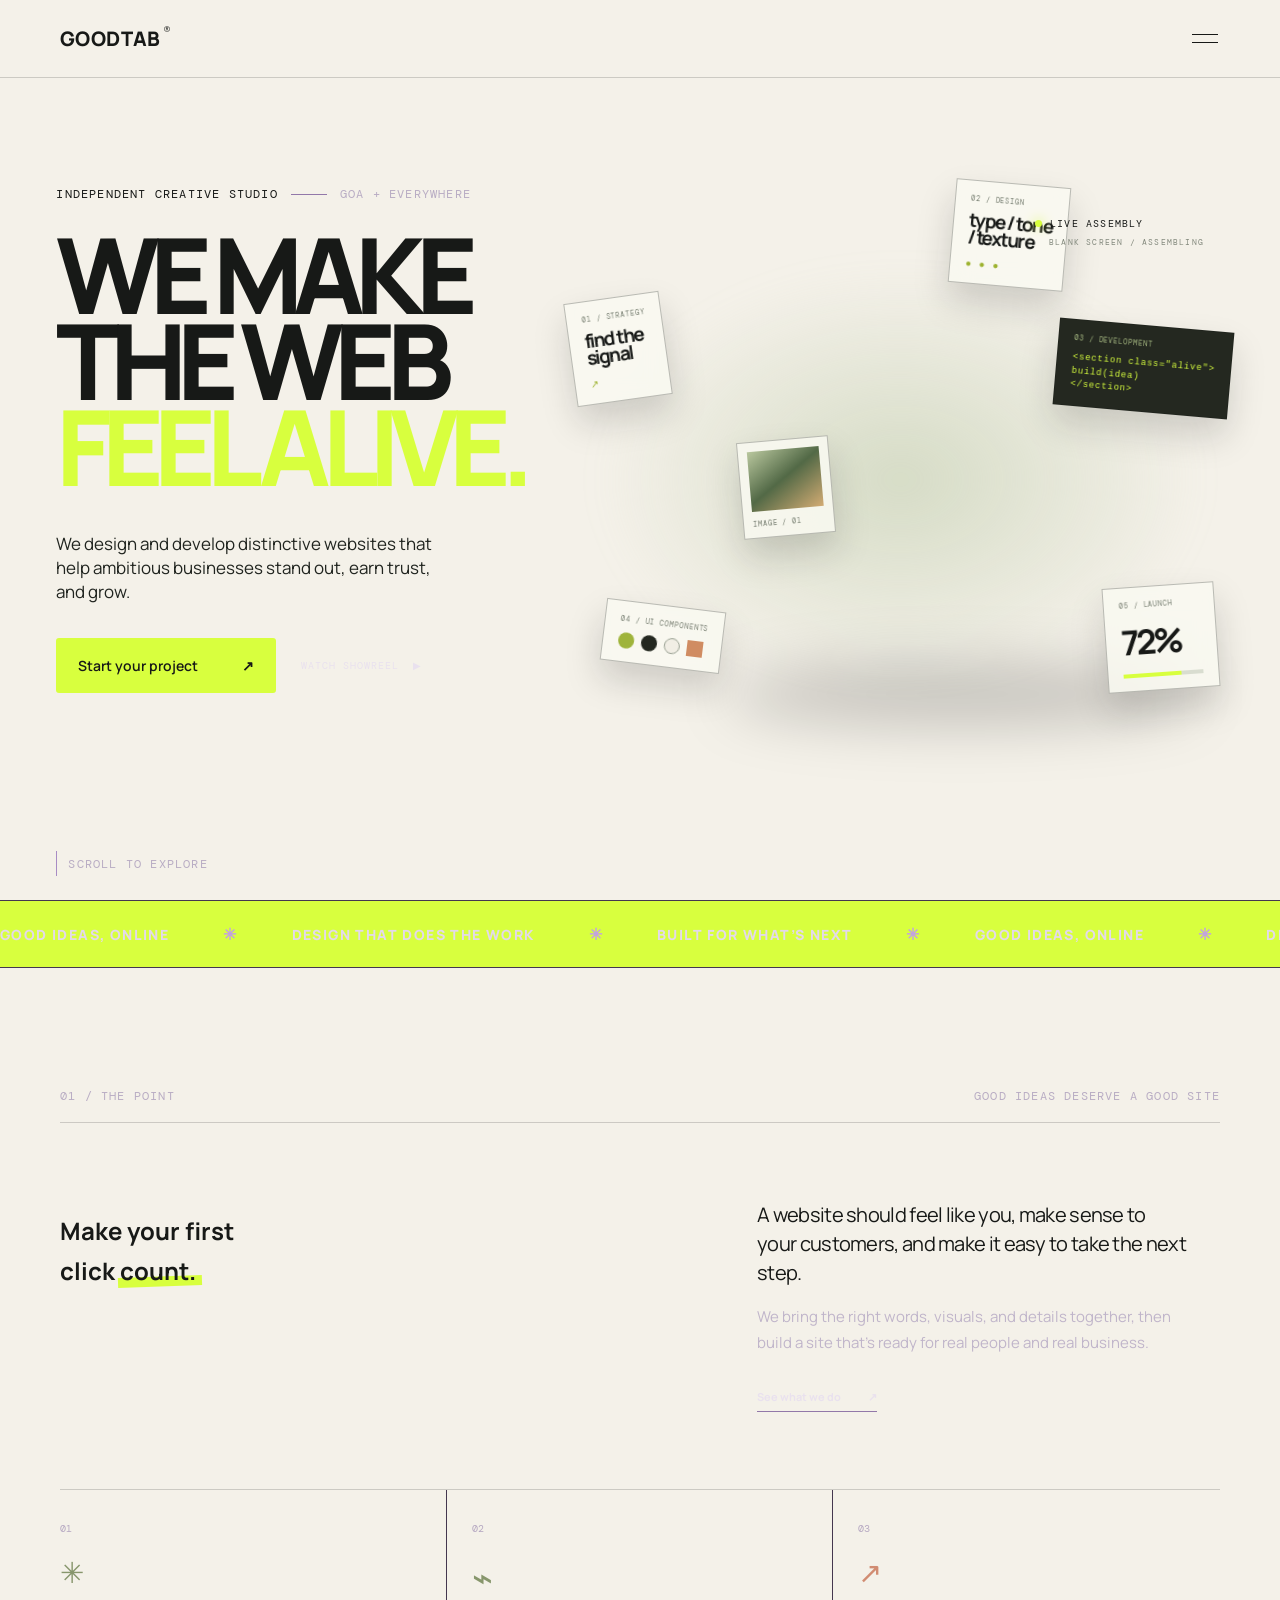
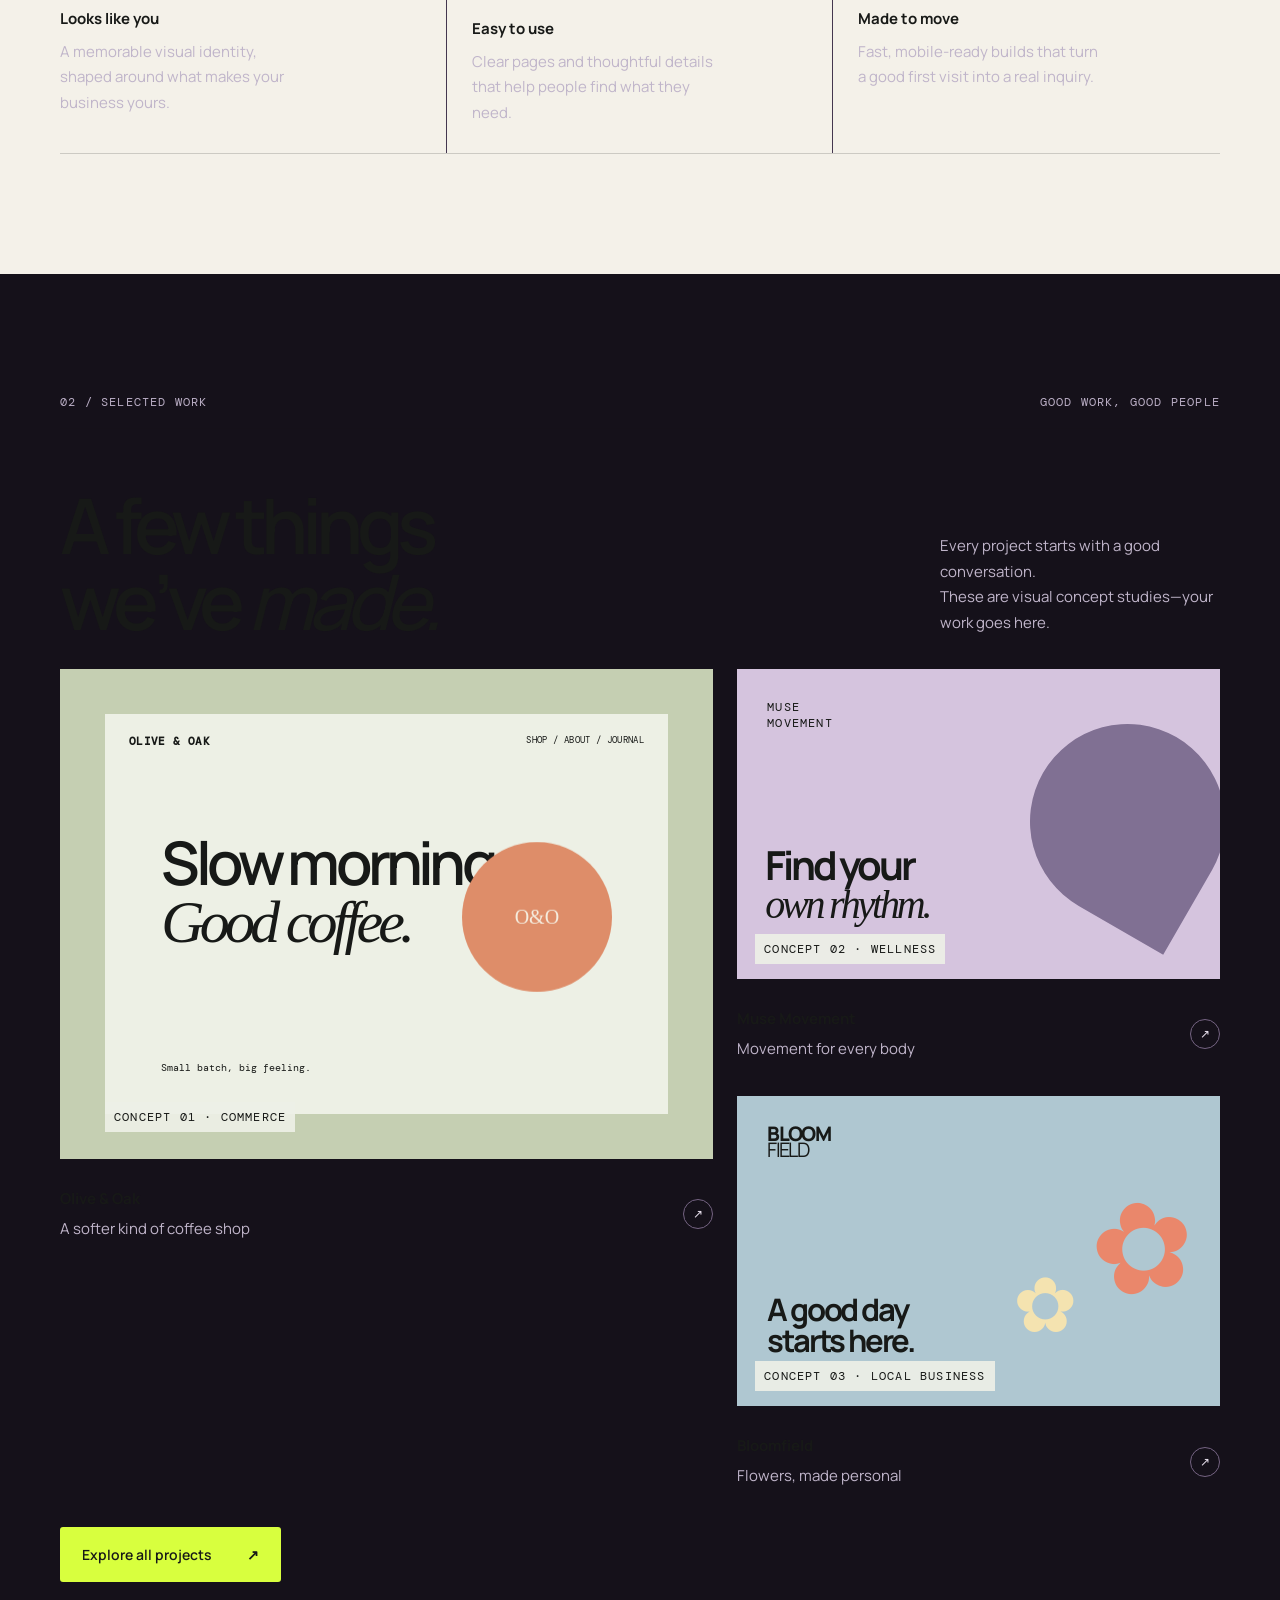
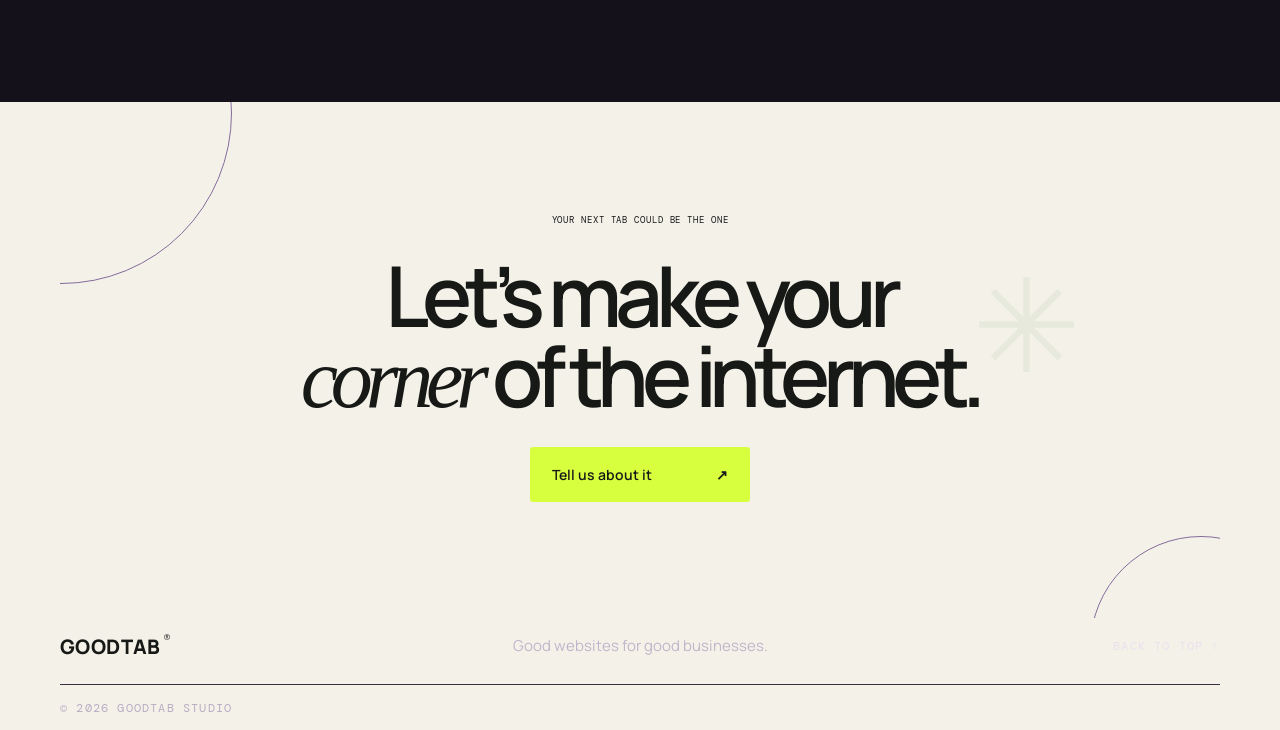
<file: GoodTab/index.html>
<!doctype html>
<html lang="en">
  <head><meta charset="utf-8"/><meta name="viewport" content="width=device-width,initial-scale=1"/><meta name="theme-color" content="#100d14"/><meta name="description" content="Goodtab builds thoughtful websites for ambitious small businesses."/><title>Goodtab — Websites that get your business</title><link rel="preconnect" href="https://fonts.googleapis.com"/><link rel="preconnect" href="https://fonts.gstatic.com" crossorigin/><link href="https://fonts.googleapis.com/css2?family=DM+Mono:wght@400;500&family=Manrope:wght@400;500;600;700;800&display=swap" rel="stylesheet"/><link rel="stylesheet" href="styles.css"/><link rel="stylesheet" href="home-motion.css"/><script src="script.js" defer></script><script src="hero-3d.js" defer></script></head>
  <body id="top" class="home-page">
    <div class="announcement"><span class="pulse"></span> Independent web studio · Taking on new projects</div>
    <header class="site-header"><a class="wordmark" href="index.html">goodtab<span>®</span></a><button class="menu-toggle" aria-label="Open navigation" aria-expanded="false"><i></i><i></i></button><nav class="nav-links" aria-label="Main navigation"><a aria-current="page" href="index.html">Home</a><a href="work.html">Work</a><a href="services.html">Services</a><a href="about.html">About</a><a class="nav-cta" href="contact.html">Let’s talk <span>↗</span></a></nav></header>
    <main>
      <section class="hero shell home-hero"><div class="hero-copy"><p class="eyebrow"><span>INDEPENDENT CREATIVE STUDIO</span><span class="eyebrow-line"></span><span>GOA + EVERYWHERE</span></p><h1>WE MAKE<br/>THE WEB<br/><span class="highlight">FEEL ALIVE.</span></h1><div class="hero-bottom"><p class="hero-lede">We design and develop distinctive websites that help ambitious businesses stand out, earn trust, and grow.</p><div class="hero-actions"><a class="button button-dark" href="contact.html">Start your project <span>↗</span></a><a class="text-link" href="#intro">Watch showreel <span>▶</span></a></div></div></div><div class="hero-art hero-3d" aria-label="A three-dimensional laptop assembling a website"><canvas id="goodtab-hero-canvas"></canvas><div class="hero-panel panel-strategy"><small>01 / STRATEGY</small><b>find the<br/>signal</b><i>↗</i></div><div class="hero-panel panel-design"><small>02 / DESIGN</small><b>type / tone<br/>/ texture</b><em>● ● ●</em></div><div class="hero-panel panel-dev"><small>03 / DEVELOPMENT</small><code>&lt;section class="alive"&gt;</code><code>  build(idea)</code><code>&lt;/section&gt;</code></div><div class="hero-panel panel-launch"><small>05 / LAUNCH</small><b>72%</b><span><i></i></span></div><div class="hero-panel panel-ui"><small>04 / UI COMPONENTS</small><div><i></i><i></i><i></i><i></i></div></div><div class="hero-panel panel-photo"><span></span><small>IMAGE / 01</small></div><div class="hero-status"><span class="pulse"></span><span>LIVE ASSEMBLY</span><small id="hero-assembly-status">BLANK SCREEN / ASSEMBLING</small></div></div><a class="hero-scroll" href="#intro"><span class="scroll-line"></span>SCROLL TO EXPLORE</a></section>
      <section class="ticker"><div class="ticker-track"><span>GOOD IDEAS, ONLINE</span><b>✳</b><span>DESIGN THAT DOES THE WORK</span><b>✳</b><span>BUILT FOR WHAT’S NEXT</span><b>✳</b><span>GOOD IDEAS, ONLINE</span><b>✳</b><span>DESIGN THAT DOES THE WORK</span></div></section>
      <section class="section-pad shell" id="intro"><div class="section-label"><span>01 / THE POINT</span><span>GOOD IDEAS DESERVE A GOOD SITE</span></div><div class="intro-grid"><h2>Make your first<br/>click <span>count.</span></h2><div class="intro-text"><p class="large-copy">A website should feel like you, make sense to your customers, and make it easy to take the next step.</p><p>We bring the right words, visuals, and details together, then build a site that’s ready for real people and real business.</p><a href="services.html" class="under-link">See what we do <span>↗</span></a></div></div><div class="value-grid"><article class="value-card"><span class="card-number">01</span><div class="value-icon">✳</div><h3>Looks like you</h3><p>A memorable visual identity, shaped around what makes your business yours.</p></article><article class="value-card"><span class="card-number">02</span><div class="value-icon icon-lines">⌁</div><h3>Easy to use</h3><p>Clear pages and thoughtful details that help people find what they need.</p></article><article class="value-card"><span class="card-number">03</span><div class="value-icon icon-arrow">↗</div><h3>Made to move</h3><p>Fast, mobile-ready builds that turn a good first visit into a real inquiry.</p></article></div></section>
      <section class="work-section section-pad"><div class="shell"><div class="section-label"><span>02 / SELECTED WORK</span><span>GOOD WORK, GOOD PEOPLE</span></div><div class="work-heading"><h2>A few things<br/>we’ve <span>made.</span></h2><p>Every project starts with a good conversation.<br/>These are visual concept studies—your work goes here.</p></div><div class="project-grid"><article class="project project-large"><div class="project-visual visual-sage"><div class="project-window"><div class="mini-nav"><b>OLIVE &amp; OAK</b><span>SHOP / ABOUT / JOURNAL</span></div><div class="olive-title">Slow mornings.<br/><i>Good coffee.</i></div><div class="olive-circle">O&amp;O</div><div class="olive-note">Small batch, big feeling.</div></div><span class="project-tag">CONCEPT 01 · COMMERCE</span></div><div class="project-meta"><div><h3>Olive &amp; Oak</h3><p>A softer kind of coffee shop</p></div><span class="project-arrow">↗</span></div></article><article class="project"><div class="project-visual visual-lilac"><div class="muse-top">MUSE<br/>MOVEMENT</div><div class="muse-shape"></div><div class="muse-copy">Find your<br/><i>own rhythm.</i></div><span class="project-tag">CONCEPT 02 · WELLNESS</span></div><div class="project-meta"><div><h3>Muse Movement</h3><p>Movement for every body</p></div><span class="project-arrow">↗</span></div></article><article class="project"><div class="project-visual visual-blue"><div class="bloom-label">BLOOM<br/><span>FIELD</span></div><div class="flower flower-a">✿</div><div class="flower flower-b">✿</div><div class="bloom-copy">A good day<br/>starts here.</div><span class="project-tag">CONCEPT 03 · LOCAL BUSINESS</span></div><div class="project-meta"><div><h3>Bloomfield</h3><p>Flowers, made personal</p></div><span class="project-arrow">↗</span></div></article></div><a class="button button-dark view-all" href="work.html">Explore all projects <span>↗</span></a></div></section>
      <section class="home-cta shell" id="home-cta"><p class="eyebrow">YOUR NEXT TAB COULD BE THE ONE</p><h2>Let’s make your<br/><em>corner</em> of the internet.</h2><a class="button button-dark" href="contact.html">Tell us about it <span>↗</span></a><div class="cta-spark">✳</div></section>
    </main>
    <a class="floating-cta" href="contact.html"><span>HAVE A PROJECT?</span>Let’s talk <b>↗</b></a>
    <footer class="footer shell"><a class="wordmark" href="index.html">goodtab<span>®</span></a><p>Good websites for good businesses.</p><a href="#top" class="back-top">BACK TO TOP ↑</a><small>© <span data-year></span> GOODTAB STUDIO</small></footer>
  </body>
</html>
</file>
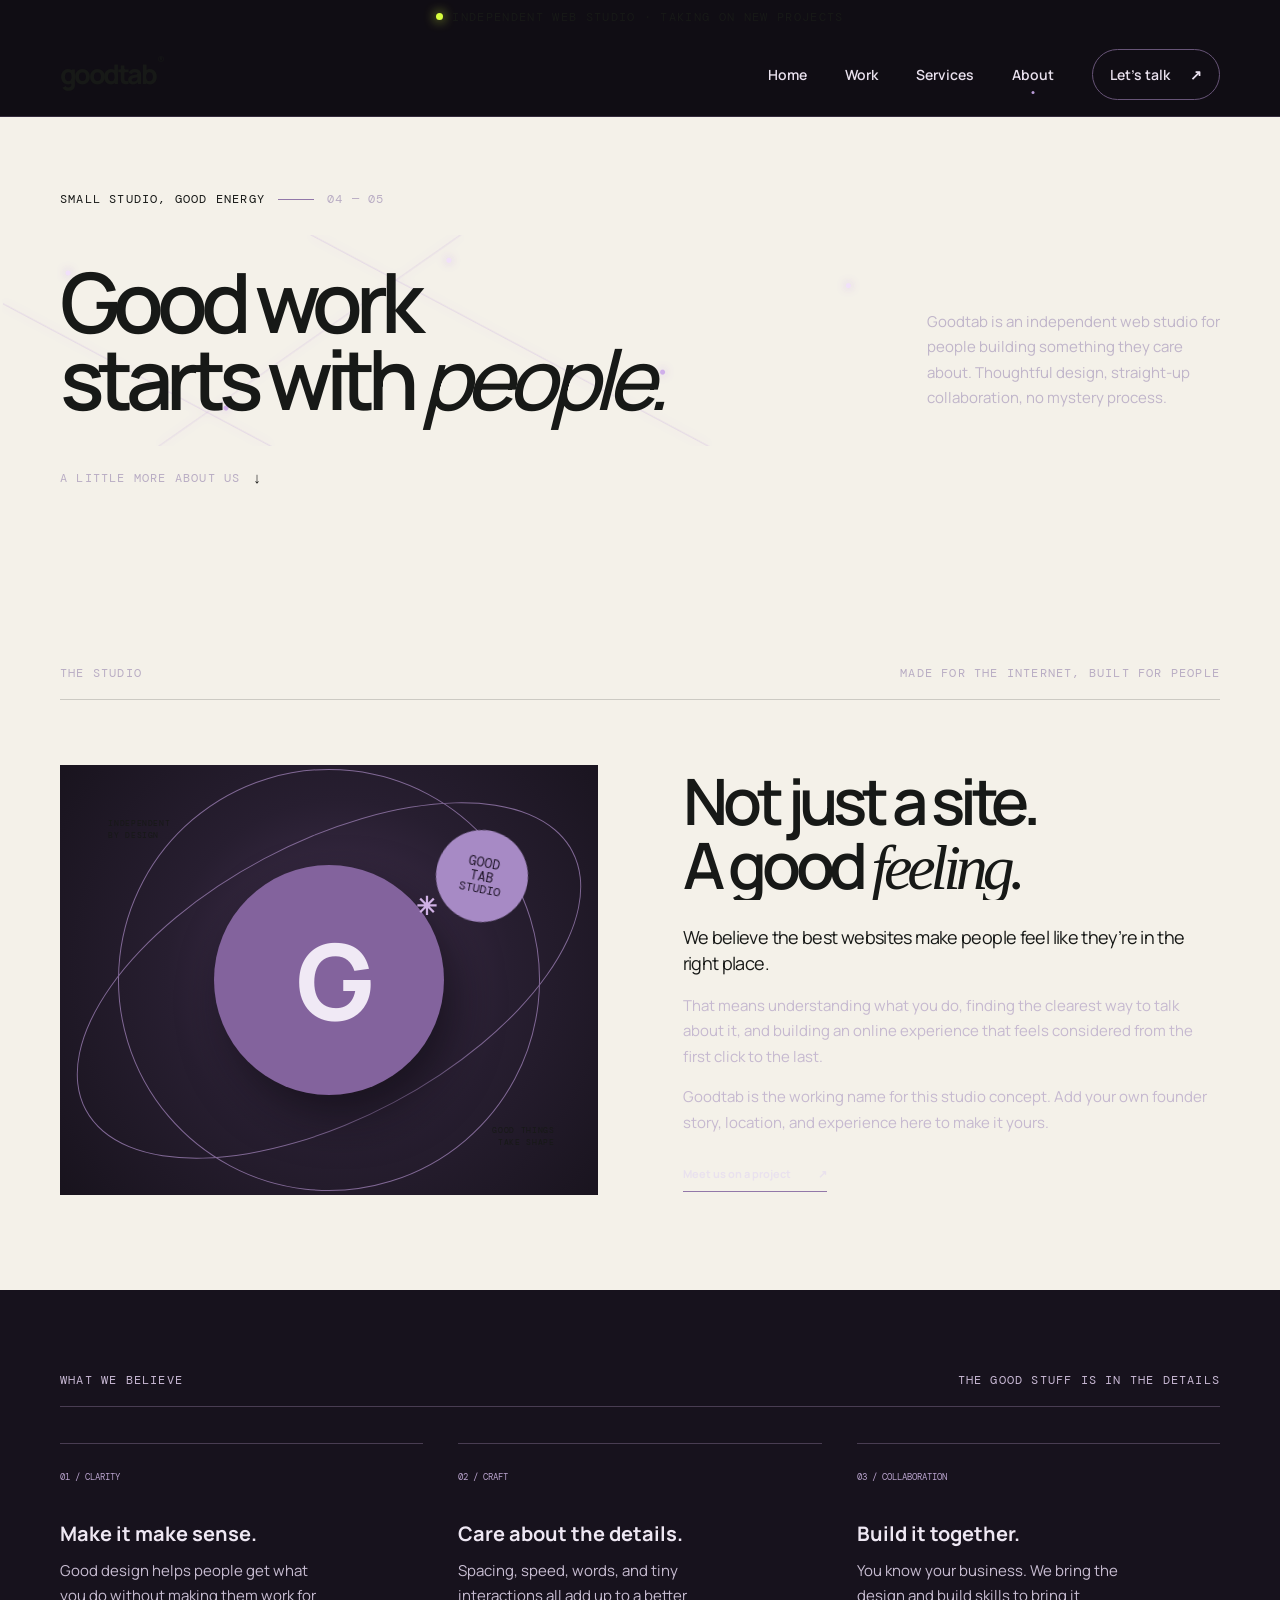
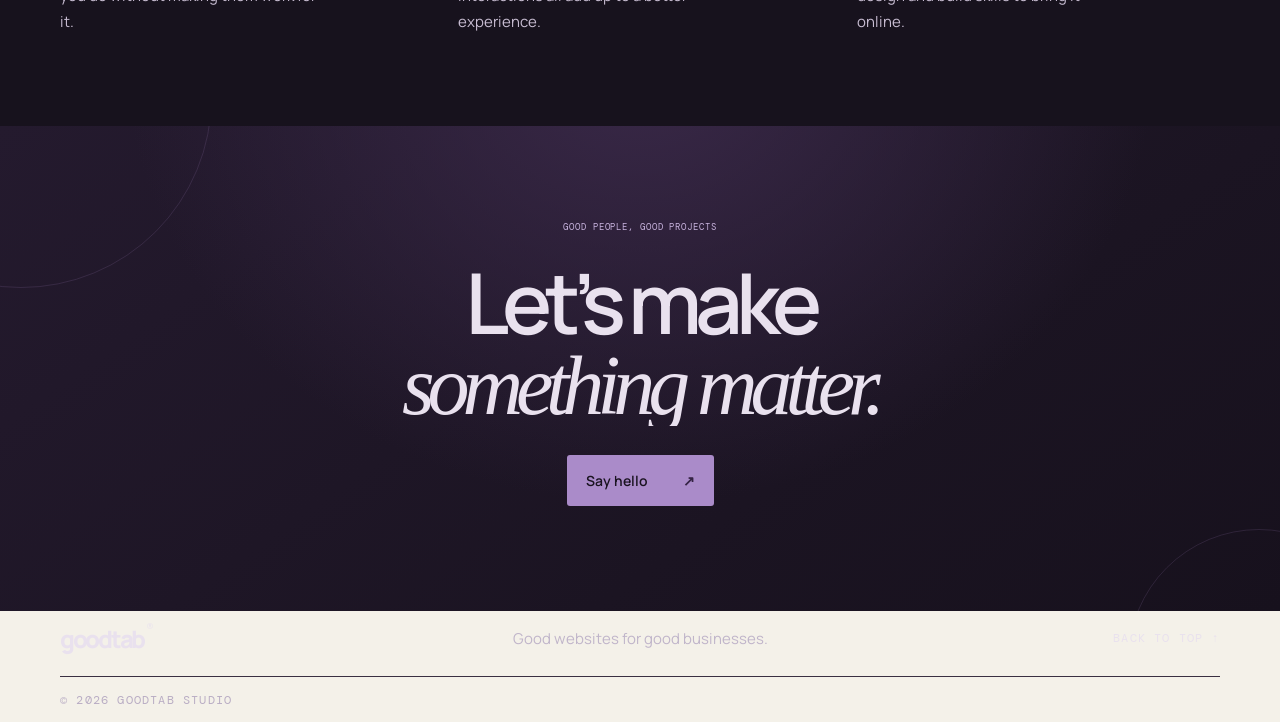
<file: GoodTab/about.html>
<!doctype html><html lang="en"><head><meta charset="utf-8"/><meta name="viewport" content="width=device-width,initial-scale=1"/><meta name="theme-color" content="#100d14"/><meta name="description" content="Meet Goodtab, an independent website studio for small businesses."/><title>About — Goodtab</title><link rel="preconnect" href="https://fonts.googleapis.com"/><link rel="preconnect" href="https://fonts.gstatic.com" crossorigin/><link href="https://fonts.googleapis.com/css2?family=DM+Mono:wght@400;500&family=Manrope:wght@400;500;600;700;800&display=swap" rel="stylesheet"/><link rel="stylesheet" href="styles.css"/><script src="script.js" defer></script></head><body id="top" class="about-page"><div class="announcement"><span class="pulse"></span> Independent web studio · Taking on new projects</div><header class="site-header"><a class="wordmark" href="index.html">goodtab<span>®</span></a><button class="menu-toggle" aria-label="Open navigation" aria-expanded="false"><i></i><i></i></button><nav class="nav-links"><a href="index.html">Home</a><a href="work.html">Work</a><a href="services.html">Services</a><a aria-current="page" href="about.html">About</a><a class="nav-cta" href="contact.html">Let’s talk <span>↗</span></a></nav></header><main><section class="page-hero shell"><p class="eyebrow"><span>SMALL STUDIO, GOOD ENERGY</span><span class="eyebrow-line"></span><span>04 — 05</span></p><div class="page-hero-row"><h1>Good work<br/>starts with <em>people.</em></h1><p>Goodtab is an independent web studio for people building something they care about. Thoughtful design, straight-up collaboration, no mystery process.</p></div><a href="#story" class="scroll-cue">A LITTLE MORE ABOUT US <span>↓</span></a></section><section class="about-story section-pad shell" id="story"><div class="section-label"><span>THE STUDIO</span><span>MADE FOR THE INTERNET, BUILT FOR PEOPLE</span></div><div class="about-grid"><div class="about-art"><div class="about-art-circle">G<span>✳</span></div><div class="about-note note-top">INDEPENDENT<br/>BY DESIGN</div><div class="about-note note-bottom">GOOD THINGS<br/>TAKE SHAPE</div><div class="about-stamp">GOOD<br/>TAB<br/><small>STUDIO</small></div></div><div class="about-copy"><h2>Not just a site.<br/>A good <em>feeling.</em></h2><p class="large-copy">We believe the best websites make people feel like they’re in the right place.</p><p>That means understanding what you do, finding the clearest way to talk about it, and building an online experience that feels considered from the first click to the last.</p><p>Goodtab is the working name for this studio concept. Add your own founder story, location, and experience here to make it yours.</p><a class="under-link" href="contact.html">Meet us on a project <span>↗</span></a></div></div></section><section class="about-values"><div class="shell"><div class="section-label"><span>WHAT WE BELIEVE</span><span>THE GOOD STUFF IS IN THE DETAILS</span></div><div class="belief-grid"><article><span>01 / CLARITY</span><h3>Make it make sense.</h3><p>Good design helps people get what you do without making them work for it.</p></article><article><span>02 / CRAFT</span><h3>Care about the details.</h3><p>Spacing, speed, words, and tiny interactions all add up to a better experience.</p></article><article><span>03 / COLLABORATION</span><h3>Build it together.</h3><p>You know your business. We bring the design and build skills to bring it online.</p></article></div></div></section><section class="center-cta"><p class="eyebrow">GOOD PEOPLE, GOOD PROJECTS</p><h2>Let’s make<br/><em>something matter.</em></h2><a class="button button-dark" href="contact.html">Say hello <span>↗</span></a></section></main><footer class="footer shell"><a class="wordmark" href="index.html">goodtab<span>®</span></a><p>Good websites for good businesses.</p><a href="#top" class="back-top">BACK TO TOP ↑</a><small>© <span data-year></span> GOODTAB STUDIO</small></footer></body></html>
</file>
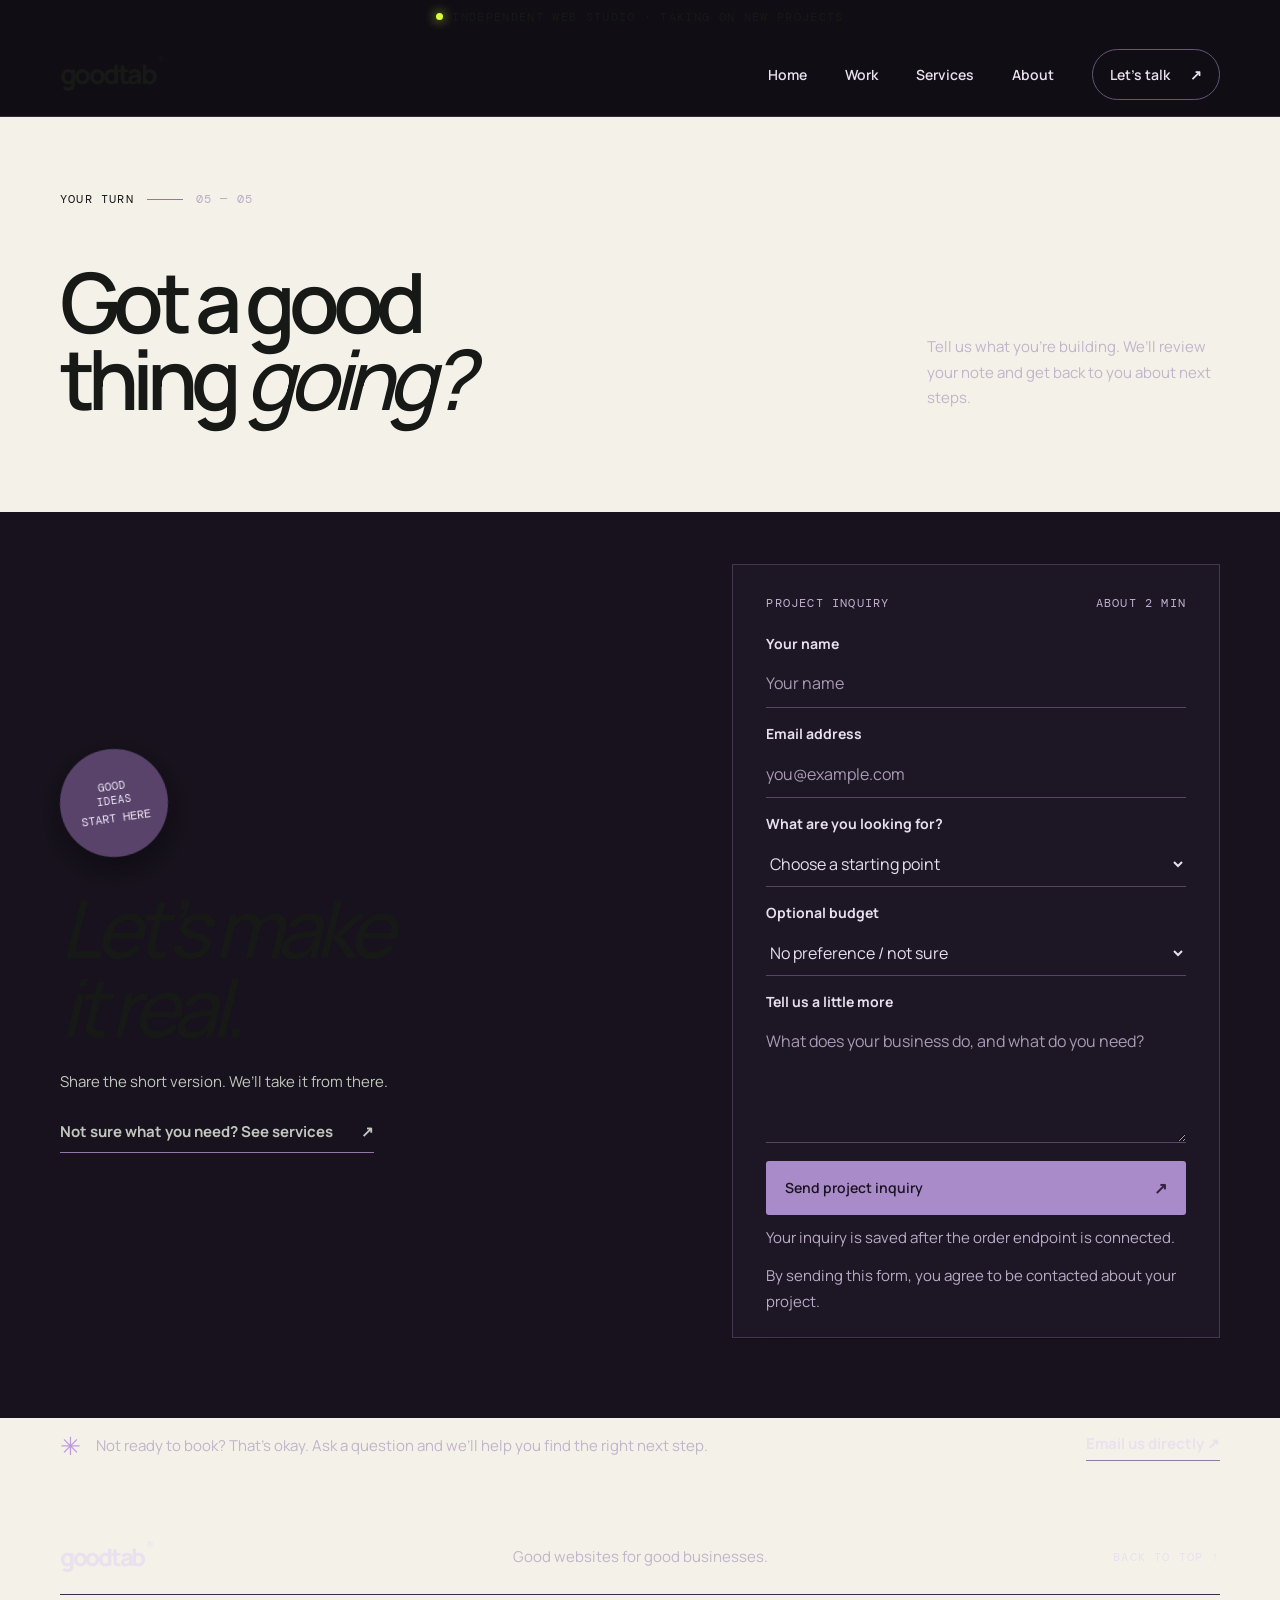
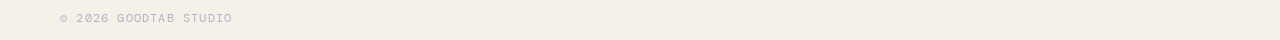
<file: GoodTab/contact.html>
<!doctype html><html lang="en"><head><meta charset="utf-8"/><meta name="viewport" content="width=device-width,initial-scale=1"/><meta name="theme-color" content="#100d14"/><meta name="description" content="Tell Goodtab about your website project."/><title>Start a Project — Goodtab</title><link rel="preconnect" href="https://fonts.googleapis.com"/><link rel="preconnect" href="https://fonts.gstatic.com" crossorigin/><link href="https://fonts.googleapis.com/css2?family=DM+Mono:wght@400;500&family=Manrope:wght@400;500;600;700;800&display=swap" rel="stylesheet"/><link rel="stylesheet" href="styles.css"/><script src="script.js" defer></script></head><body id="top" class="contact-page"><div class="announcement"><span class="pulse"></span> Independent web studio · Taking on new projects</div><header class="site-header"><a class="wordmark" href="index.html">goodtab<span>®</span></a><button class="menu-toggle" aria-label="Open navigation" aria-expanded="false"><i></i><i></i></button><nav class="nav-links"><a href="index.html">Home</a><a href="work.html">Work</a><a href="services.html">Services</a><a href="about.html">About</a><a aria-current="page" class="nav-cta" href="contact.html">Let’s talk <span>↗</span></a></nav></header><main><section class="page-hero shell contact-page-hero"><p class="eyebrow"><span>YOUR TURN</span><span class="eyebrow-line"></span><span>05 — 05</span></p><div class="page-hero-row"><h1>Got a good<br/>thing <em>going?</em></h1><p>Tell us what you’re building. We’ll review your note and get back to you about next steps.</p></div></section><section class="contact-section contact-page-contact"><div class="shell contact-grid"><div class="contact-copy"><div class="contact-bubble">GOOD<br/>IDEAS<br/><span>START HERE</span></div><h2>Let’s make<br/>it <span>real.</span></h2><p>Share the short version. We’ll take it from there.</p><a href="services.html" class="under-link">Not sure what you need? See services <span>↗</span></a></div><form class="order-form" id="order-form"><div class="form-head"><span>PROJECT INQUIRY</span><span>ABOUT 2 MIN</span></div><label>Your name<input name="name" autocomplete="name" placeholder="Your name" required/></label><label>Email address<input name="email" type="email" autocomplete="email" placeholder="you@example.com" required/></label><label>What are you looking for?<select name="package" id="package-select" required><option value="" disabled selected>Choose a starting point</option><option>Landing page</option><option>Business website — $2,400</option><option>Custom build</option></select></label><label>Optional budget<select name="budget"><option value="" selected>No preference / not sure</option><option>Under $1,000</option><option>$1,000–$2,500</option><option>$2,500–$5,000</option><option>$5,000+</option></select></label><label>Tell us a little more<textarea name="details" rows="4" placeholder="What does your business do, and what do you need?" required></textarea></label><button class="button button-lime" type="submit">Send project inquiry <span>↗</span></button><p class="form-feedback" id="form-feedback" role="status">Your inquiry is saved after the order endpoint is connected.</p><p class="form-fine">By sending this form, you agree to be contacted about your project.</p></form></div></section><section class="contact-reassurance shell"><span>✳</span><p>Not ready to book? That’s okay. Ask a question and we’ll help you find the right next step.</p><a href="mailto:liamjeromefernandes@gmail.com">Email us directly ↗</a></section></main><footer class="footer shell"><a class="wordmark" href="index.html">goodtab<span>®</span></a><p>Good websites for good businesses.</p><a href="#top" class="back-top">BACK TO TOP ↑</a><small>© <span data-year></span> GOODTAB STUDIO</small></footer></body></html>
</file>
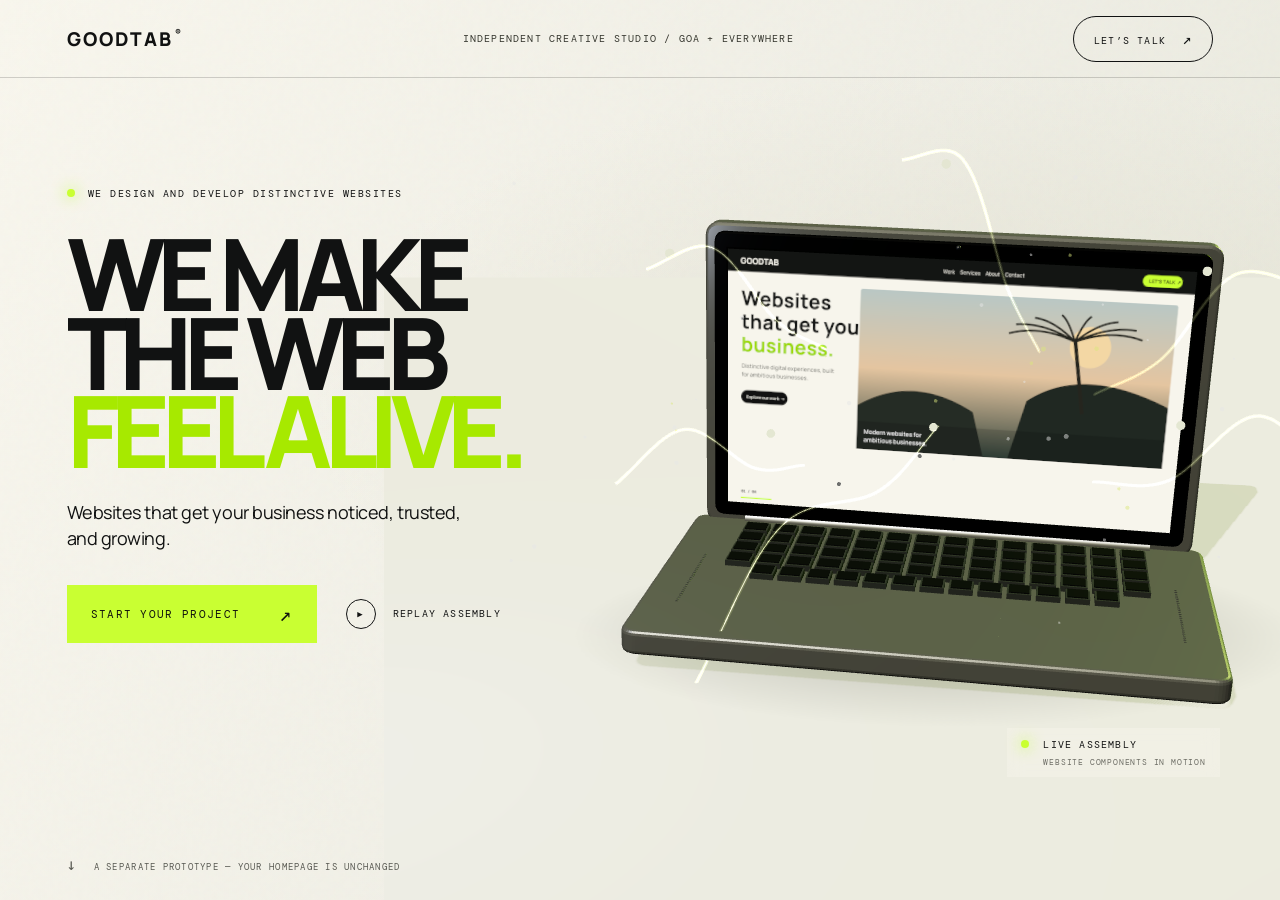
<file: GoodTab/hero-prototype.html>
<!doctype html>
<html lang="en">
<head>
<meta charset="utf-8">
<meta name="viewport" content="width=device-width,initial-scale=1">
<meta name="theme-color" content="#f4f2e9">
<meta name="description" content="An isolated GOODTAB 3D laptop hero prototype.">
<title>GOODTAB — 3D Hero Prototype</title>
<link rel="preconnect" href="https://fonts.googleapis.com">
<link rel="preconnect" href="https://fonts.gstatic.com" crossorigin>
<link href="https://fonts.googleapis.com/css2?family=DM+Mono:wght@400;500&family=Manrope:wght@400;500;600;700;800&display=swap" rel="stylesheet">
<link rel="stylesheet" href="hero-prototype.css">
<script>
  window.addEventListener("error", function (event) {
    var box = document.getElementById("scene-error");
    if (!box) return;
    var message = event.message || (event.target && event.target.src ? "Could not load " + event.target.src : "A prototype script failed.");
    var detail = event.error && event.error.stack ? String(event.error.stack).split("\\n").slice(0, 3).join(" / ") : (event.filename ? event.filename + ":" + event.lineno + ":" + event.colno : "");
    box.textContent = "3D scene error: " + message + (detail ? " — " + detail : "");
    box.hidden = false;
  }, true);
  window.addEventListener("unhandledrejection", function (event) {
    var box = document.getElementById("scene-error");
    if (!box) return;
    box.textContent = "3D scene error: " + String(event.reason || "Unhandled promise rejection");
    box.hidden = false;
  });
  window.addEventListener("load", function () {
    window.setTimeout(function () {
      var loading = document.getElementById("loading");
      var box = document.getElementById("scene-error");
      if (loading && !loading.hidden && box) {
        box.textContent = "3D scene did not start. Check the local Three.js bundle and WebGL support.";
        box.hidden = false;
      }
    }, 5000);
  });
</script>
<script src="prototype/vendor/three.min.js" defer></script>
<script src="hero-prototype.js" defer></script>
</head>
<body>
<main class="prototype">
  <header class="prototype-nav">
    <a class="brand" href="index.html" aria-label="GOODTAB home">GOODTAB<sup>®</sup></a>
    <span class="nav-note">INDEPENDENT CREATIVE STUDIO / GOA + EVERYWHERE</span>
    <a class="nav-link" href="contact.html">LET’S TALK <span>↗</span></a>
  </header>
  <section class="hero" aria-label="GOODTAB 3D laptop hero prototype">
    <div class="copy">
      <p class="eyebrow"><i></i> WE DESIGN AND DEVELOP DISTINCTIVE WEBSITES</p>
      <h1>WE MAKE<br>THE WEB<br><span>FEEL ALIVE.</span></h1>
      <p class="lede">Websites that get your business noticed, trusted, and growing.</p>
      <div class="actions">
        <a class="cta" href="contact.html">START YOUR PROJECT <span>↗</span></a>
        <button class="replay" type="button"><i>▶</i> REPLAY ASSEMBLY</button>
      </div>
      <p class="disclaimer">ISOLATED 3D HERO STUDY <b>·</b> NOT YET ON THE HOMEPAGE</p>
    </div>
    <div class="scene-wrap">
      <canvas id="scene" aria-label="Three-dimensional laptop scene with floating website panels"></canvas>
      <div class="scene-status"><i></i><span>LIVE ASSEMBLY</span><small>WEBSITE COMPONENTS IN MOTION</small></div>
      <div class="scene-loading" id="loading">PREPARING THE SCENE…</div>
      <div class="scene-error" id="scene-error" hidden>3D scene failed to initialize. Please reload this preview.</div>
    </div>
    <div class="scroll-note"><span>↓</span> A SEPARATE PROTOTYPE — YOUR HOMEPAGE IS UNCHANGED</div>
  </section>
</main>
</body>
</html>
</file>
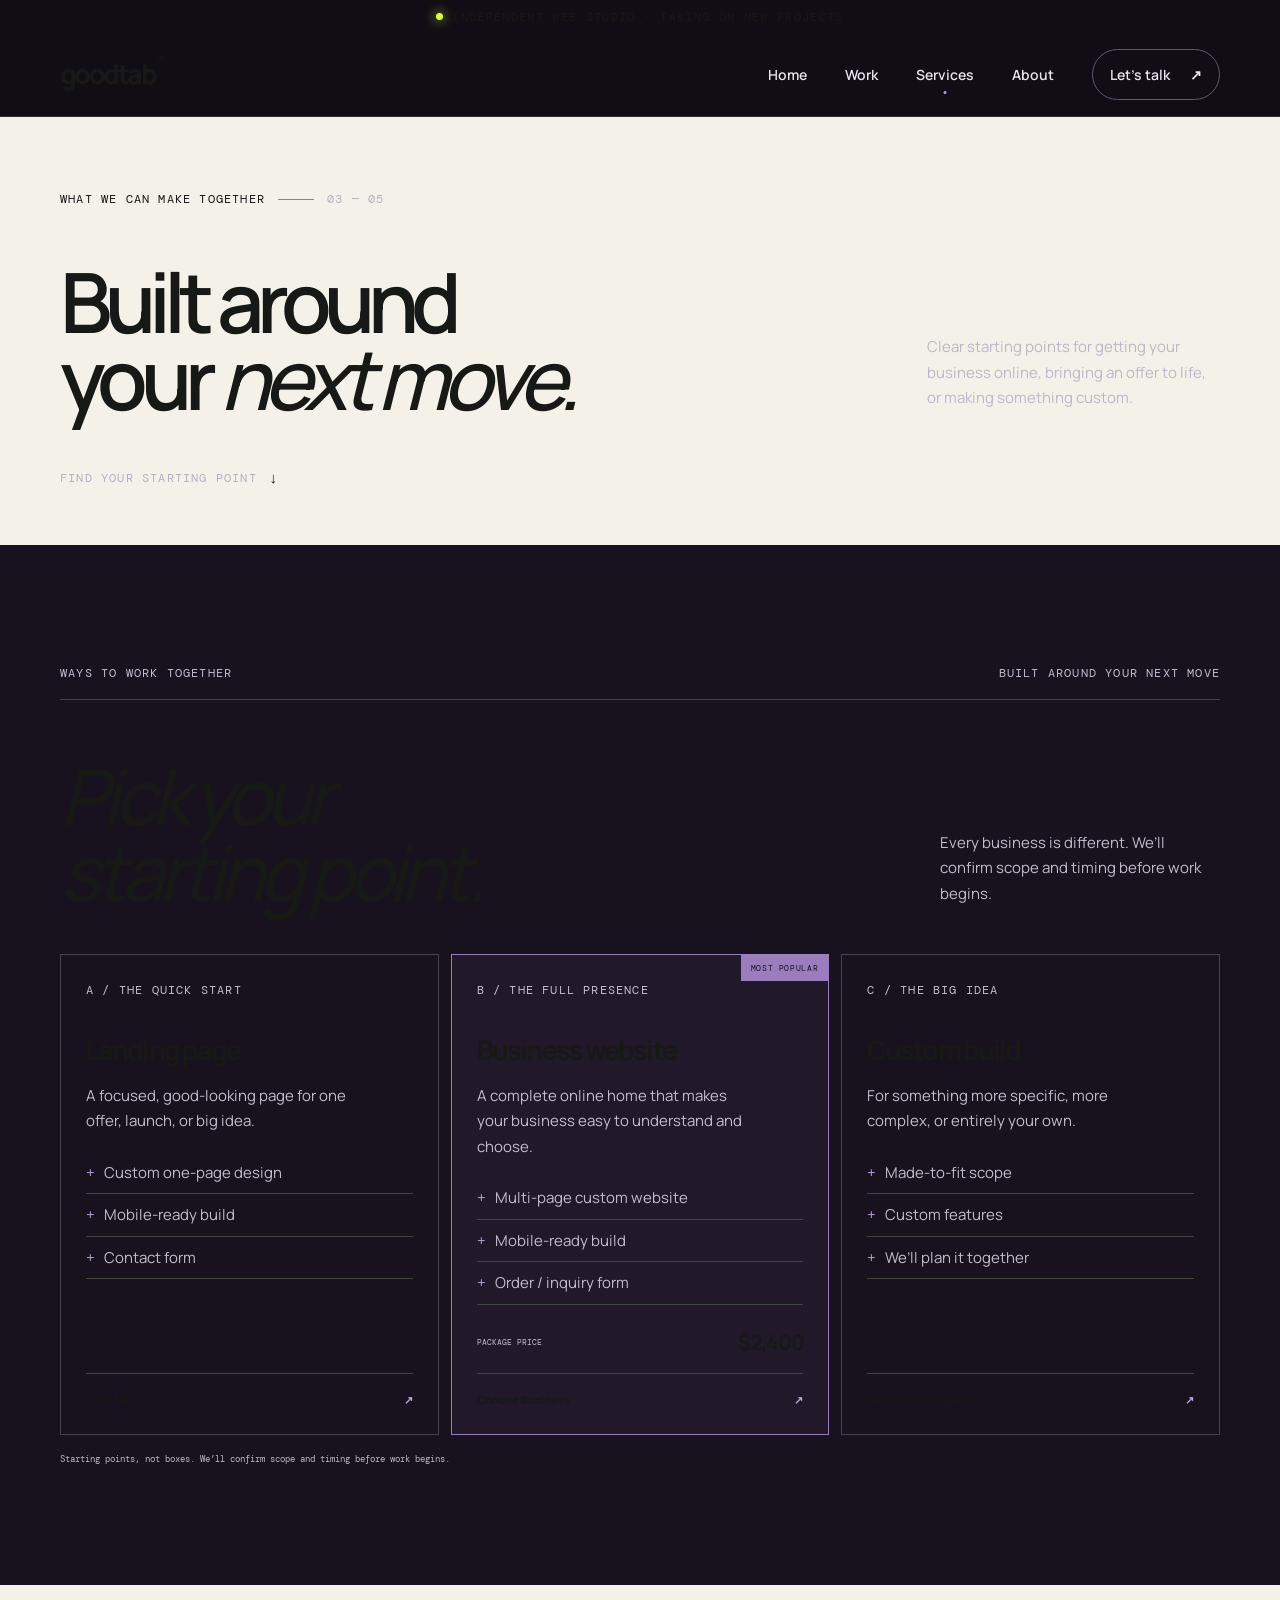
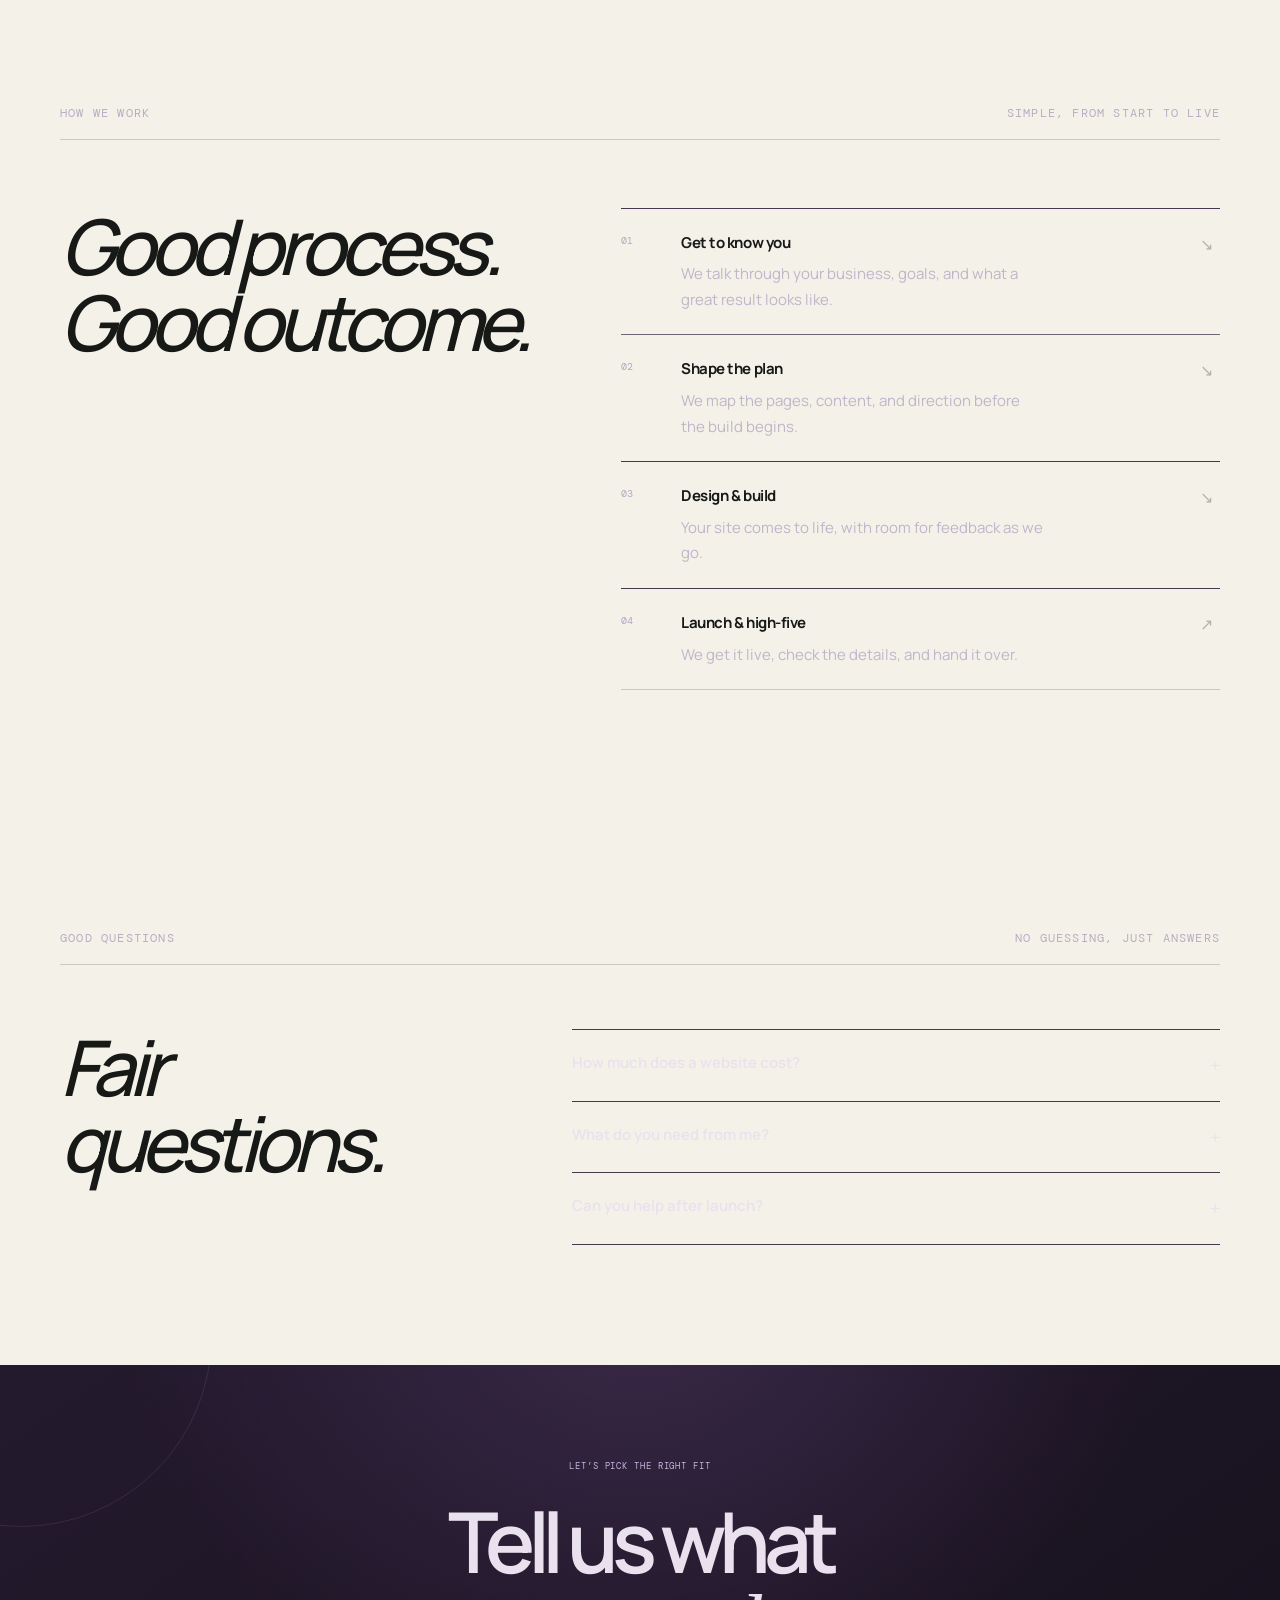
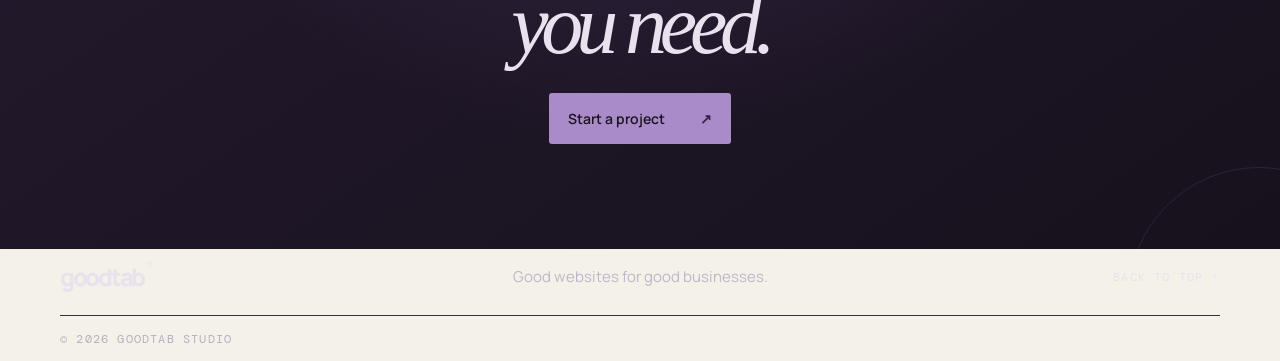
<file: GoodTab/services.html>
<!doctype html><html lang="en"><head><meta charset="utf-8"/><meta name="viewport" content="width=device-width,initial-scale=1"/><meta name="theme-color" content="#100d14"/><meta name="description" content="Website design and development packages from Goodtab."/><title>Services — Goodtab</title><link rel="preconnect" href="https://fonts.googleapis.com"/><link rel="preconnect" href="https://fonts.gstatic.com" crossorigin/><link href="https://fonts.googleapis.com/css2?family=DM+Mono:wght@400;500&family=Manrope:wght@400;500;600;700;800&display=swap" rel="stylesheet"/><link rel="stylesheet" href="styles.css"/><script src="script.js" defer></script></head><body id="top" class="services-page"><div class="announcement"><span class="pulse"></span> Independent web studio · Taking on new projects</div><header class="site-header"><a class="wordmark" href="index.html">goodtab<span>®</span></a><button class="menu-toggle" aria-label="Open navigation" aria-expanded="false"><i></i><i></i></button><nav class="nav-links"><a href="index.html">Home</a><a href="work.html">Work</a><a aria-current="page" href="services.html">Services</a><a href="about.html">About</a><a class="nav-cta" href="contact.html">Let’s talk <span>↗</span></a></nav></header><main><section class="page-hero shell"><p class="eyebrow"><span>WHAT WE CAN MAKE TOGETHER</span><span class="eyebrow-line"></span><span>03 — 05</span></p><div class="page-hero-row"><h1>Built around<br/>your <em>next move.</em></h1><p>Clear starting points for getting your business online, bringing an offer to life, or making something custom.</p></div><a href="#packages" class="scroll-cue">FIND YOUR STARTING POINT <span>↓</span></a></section><section class="offer-section section-pad" id="packages"><div class="shell"><div class="section-label"><span>WAYS TO WORK TOGETHER</span><span>BUILT AROUND YOUR NEXT MOVE</span></div><div class="offer-heading"><h2>Pick your<br/><span>starting point.</span></h2><p>Every business is different. We’ll confirm scope and timing before work begins.</p></div><div class="offer-grid"><article class="offer-card"><span class="offer-index">A / THE QUICK START</span><h3>Landing page</h3><p>A focused, good-looking page for one offer, launch, or big idea.</p><ul><li>Custom one-page design</li><li>Mobile-ready build</li><li>Contact form</li></ul><a href="contact.html" class="offer-link">Let’s talk <span>↗</span></a></article><article class="offer-card offer-featured"><span class="offer-badge">MOST POPULAR</span><span class="offer-index">B / THE FULL PRESENCE</span><h3>Business website</h3><p>A complete online home that makes your business easy to understand and choose.</p><ul><li>Multi-page custom website</li><li>Mobile-ready build</li><li>Order / inquiry form</li></ul><div class="price-row"><span>PACKAGE PRICE</span><strong>$2,400</strong></div><a href="contact.html?package=Business%20website%20%E2%80%94%20%242%2C400" class="offer-link">Choose Business <span>↗</span></a></article><article class="offer-card"><span class="offer-index">C / THE BIG IDEA</span><h3>Custom build</h3><p>For something more specific, more complex, or entirely your own.</p><ul><li>Made-to-fit scope</li><li>Custom features</li><li>We’ll plan it together</li></ul><a href="contact.html?package=Custom%20build" class="offer-link">Get a custom quote <span>↗</span></a></article></div><p class="package-note">Starting points, not boxes. We’ll confirm scope and timing before work begins.</p></div></section><section class="process-section section-pad shell" id="process"><div class="section-label"><span>HOW WE WORK</span><span>SIMPLE, FROM START TO LIVE</span></div><div class="process-layout"><h2>Good process.<br/><span>Good outcome.</span></h2><div class="process-list"><article><span>01</span><div><h3>Get to know you</h3><p>We talk through your business, goals, and what a great result looks like.</p></div><b>↘</b></article><article><span>02</span><div><h3>Shape the plan</h3><p>We map the pages, content, and direction before the build begins.</p></div><b>↘</b></article><article><span>03</span><div><h3>Design &amp; build</h3><p>Your site comes to life, with room for feedback as we go.</p></div><b>↘</b></article><article><span>04</span><div><h3>Launch &amp; high-five</h3><p>We get it live, check the details, and hand it over.</p></div><b>↗</b></article></div></div></section><section class="faq-section section-pad shell"><div class="section-label"><span>GOOD QUESTIONS</span><span>NO GUESSING, JUST ANSWERS</span></div><div class="faq-layout"><h2>Fair <span>questions.</span></h2><div class="faq-list"><details><summary>How much does a website cost? <span>+</span></summary><p>The Business website package is $2,400. A landing page or custom build may be different depending on what you need. We’ll confirm the scope and price before starting.</p></details><details><summary>What do you need from me? <span>+</span></summary><p>We’ll ask about your business, audience, goals, and any existing copy, photos, or brand assets you’d like us to use.</p></details><details><summary>Can you help after launch? <span>+</span></summary><p>Tell us what kind of updates or ongoing support you need and we can talk through the right arrangement.</p></details></div></div></section><section class="center-cta"><p class="eyebrow">LET’S PICK THE RIGHT FIT</p><h2>Tell us what<br/><em>you need.</em></h2><a class="button button-dark" href="contact.html">Start a project <span>↗</span></a></section></main><footer class="footer shell"><a class="wordmark" href="index.html">goodtab<span>®</span></a><p>Good websites for good businesses.</p><a href="#top" class="back-top">BACK TO TOP ↑</a><small>© <span data-year></span> GOODTAB STUDIO</small></footer></body></html>
</file>
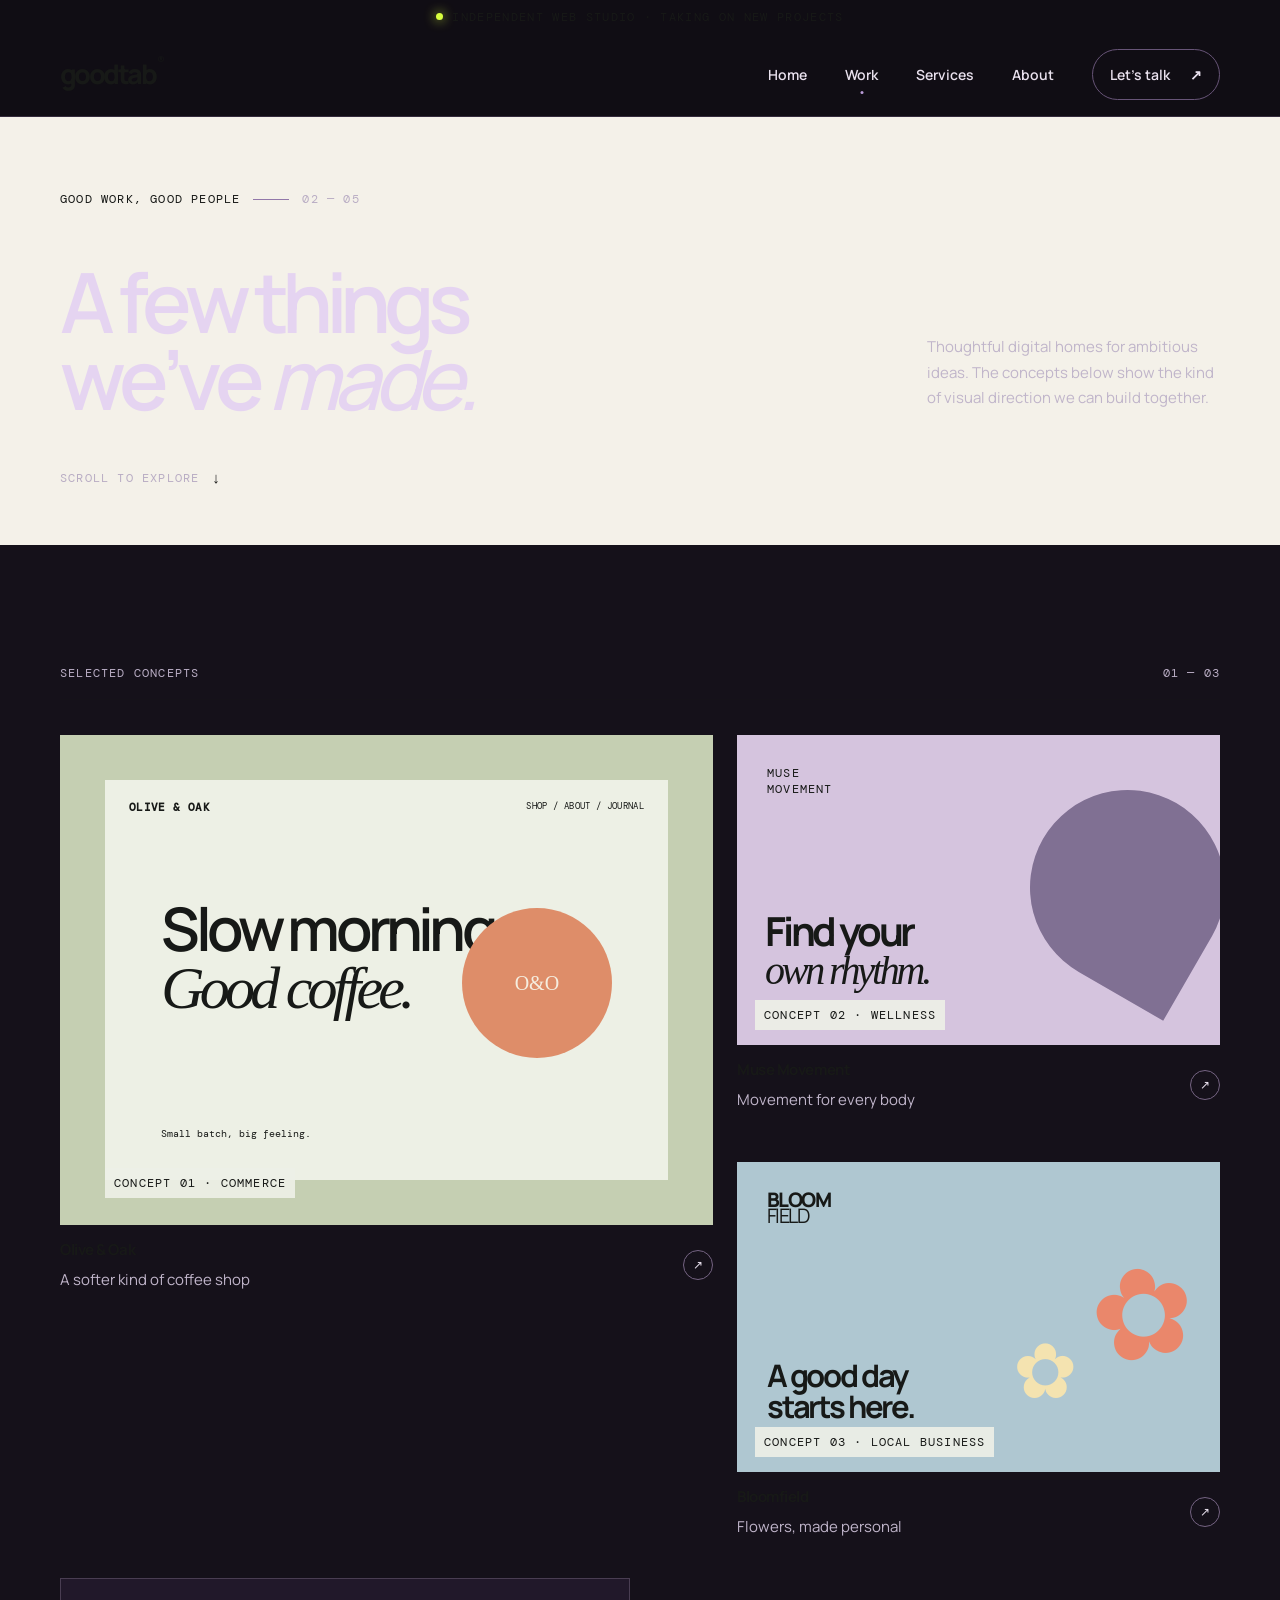
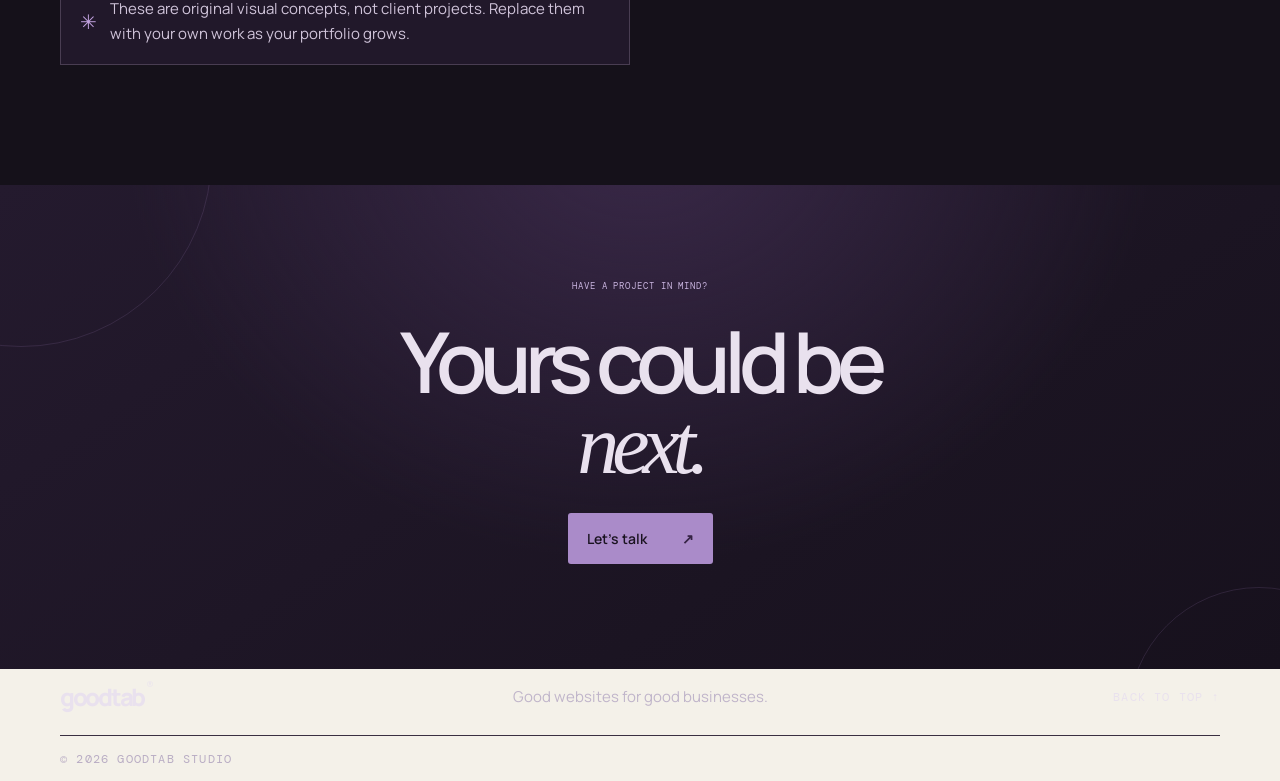
<file: GoodTab/work.html>
<!doctype html><html lang="en"><head><meta charset="utf-8"/><meta name="viewport" content="width=device-width,initial-scale=1"/><meta name="theme-color" content="#100d14"/><meta name="description" content="A selection of Goodtab website concepts and work."/><title>Work — Goodtab</title><link rel="preconnect" href="https://fonts.googleapis.com"/><link rel="preconnect" href="https://fonts.gstatic.com" crossorigin/><link href="https://fonts.googleapis.com/css2?family=DM+Mono:wght@400;500&family=Manrope:wght@400;500;600;700;800&display=swap" rel="stylesheet"/><link rel="stylesheet" href="styles.css"/><script src="script.js" defer></script></head><body id="top" class="work-page"><div class="announcement"><span class="pulse"></span> Independent web studio · Taking on new projects</div><header class="site-header"><a class="wordmark" href="index.html">goodtab<span>®</span></a><button class="menu-toggle" aria-label="Open navigation" aria-expanded="false"><i></i><i></i></button><nav class="nav-links"><a href="index.html">Home</a><a aria-current="page" href="work.html">Work</a><a href="services.html">Services</a><a href="about.html">About</a><a class="nav-cta" href="contact.html">Let’s talk <span>↗</span></a></nav></header><main><section class="page-hero shell"><p class="eyebrow"><span>GOOD WORK, GOOD PEOPLE</span><span class="eyebrow-line"></span><span>02 — 05</span></p><div class="page-hero-row"><h1>A few things<br/>we’ve <em>made.</em><span class="work-rocket" aria-hidden="true"><svg viewBox="0 0 48 48"><path d="M39.5 7.5C30 8.8 21 14.6 16 23.4l-4.2 7.4 7.5-4.1C28 21.7 33.9 12.7 39.5 7.5Z" fill="currentColor"/><circle cx="29" cy="18" r="3.1" fill="#24182e"/><path d="m13.5 25-7.2 2.4 6.1 5.8m11-1.1 2.4 7.2 5.8-6.1" fill="none" stroke="currentColor" stroke-width="2.5" stroke-linecap="round" stroke-linejoin="round"/></svg></span></h1><p>Thoughtful digital homes for ambitious ideas. The concepts below show the kind of visual direction we can build together.</p></div><a href="#projects" class="scroll-cue">SCROLL TO EXPLORE <span>↓</span></a></section><section class="work-section section-pad" id="projects"><div class="shell"><div class="section-label"><span>SELECTED CONCEPTS</span><span>01 — 03</span></div><div class="project-grid work-page-grid"><article class="project project-large"><div class="project-visual visual-sage"><div class="project-window"><div class="mini-nav"><b>OLIVE &amp; OAK</b><span>SHOP / ABOUT / JOURNAL</span></div><div class="olive-title">Slow mornings.<br/><i>Good coffee.</i></div><div class="olive-circle">O&amp;O</div><div class="olive-note">Small batch, big feeling.</div></div><span class="project-tag">CONCEPT 01 · COMMERCE</span></div><div class="project-meta"><div><h3>Olive &amp; Oak</h3><p>A softer kind of coffee shop</p></div><span class="project-arrow">↗</span></div></article><article class="project"><div class="project-visual visual-lilac"><div class="muse-top">MUSE<br/>MOVEMENT</div><div class="muse-shape"></div><div class="muse-copy">Find your<br/><i>own rhythm.</i></div><span class="project-tag">CONCEPT 02 · WELLNESS</span></div><div class="project-meta"><div><h3>Muse Movement</h3><p>Movement for every body</p></div><span class="project-arrow">↗</span></div></article><article class="project"><div class="project-visual visual-blue"><div class="bloom-label">BLOOM<br/><span>FIELD</span></div><div class="flower flower-a">✿</div><div class="flower flower-b">✿</div><div class="bloom-copy">A good day<br/>starts here.</div><span class="project-tag">CONCEPT 03 · LOCAL BUSINESS</span></div><div class="project-meta"><div><h3>Bloomfield</h3><p>Flowers, made personal</p></div><span class="project-arrow">↗</span></div></article></div><div class="concept-note"><span>✳</span><p>These are original visual concepts, not client projects. Replace them with your own work as your portfolio grows.</p></div></div></section><section class="center-cta"><p class="eyebrow">HAVE A PROJECT IN MIND?</p><h2>Yours could be<br/><em>next.</em></h2><a class="button button-dark" href="contact.html">Let’s talk <span>↗</span></a></section></main><footer class="footer shell"><a class="wordmark" href="index.html">goodtab<span>®</span></a><p>Good websites for good businesses.</p><a href="#top" class="back-top">BACK TO TOP ↑</a><small>© <span data-year></span> GOODTAB STUDIO</small></footer></body></html>
</file>
<file: GoodTab/styles.css>
:root{--ink:#171917;--paper:#090b0a;--lime:#b9c8a5;--muted:#b7bdb3;--line:#343933;--text:#f2f4ef;--display:"Manrope",Arial,sans-serif;--mono:"DM Mono",monospace}*{box-sizing:border-box}html{scroll-behavior:smooth}body{margin:0;background:var(--paper);color:var(--ink);font-family:var(--display);-webkit-font-smoothing:antialiased}a{color:inherit;text-decoration:none}.shell{width:min(1160px,calc(100% - 64px));margin-inline:auto}.announcement{height:33px;background:var(--ink);color:#f7f7f2;display:flex;align-items:center;justify-content:center;gap:9px;font:10px var(--mono);letter-spacing:.11em;text-transform:uppercase}.pulse{width:7px;height:7px;border-radius:50%;background:var(--lime);box-shadow:0 0 12px var(--lime)}.site-header{height:84px;padding:0 max(32px,calc((100vw - 1160px)/2));display:flex;align-items:center;justify-content:space-between;border-bottom:1px solid var(--line);position:relative;z-index:5;background:var(--paper)}.wordmark{font-size:27px;font-weight:800;letter-spacing:-.095em}.wordmark span{font:10px var(--mono);vertical-align:top;letter-spacing:0;margin-left:3px}.nav-links{display:flex;align-items:center;gap:38px;font-size:12px;font-weight:600}.nav-links a:not(.nav-cta):hover,.text-link:hover{opacity:.55}.nav-cta{padding:13px 17px;border:1px solid var(--ink);border-radius:40px}.nav-cta span{margin-left:17px}.menu-toggle{display:none}.hero{min-height:640px;padding-top:75px;position:relative;display:grid;grid-template-columns:1.03fr .97fr;align-items:center;gap:35px;padding-bottom:84px}.hero-copy{position:relative;z-index:2}.eyebrow,.section-label,.form-head,.offer-index,.project-tag,.art-caption,.hero-scroll,.footer small,.back-top{font:10px var(--mono);letter-spacing:.1em}.eyebrow{display:flex;align-items:center;gap:13px;margin:0 0 29px}.eyebrow-line{height:1px;background:var(--ink);width:36px}.eyebrow span:last-child{color:#9c9f96}.hero h1{font-size:clamp(58px,7.6vw,105px);line-height:.98;letter-spacing:-.085em;margin:0;max-width:660px;font-weight:600}.highlight{font-weight:500;font-style:italic;position:relative;z-index:0}.highlight:after{content:"";position:absolute;z-index:-1;background:var(--lime);height:30%;left:-3%;right:-5%;bottom:9%;transform:rotate(-2deg)}.hero-bottom{margin-top:37px;display:flex;align-items:flex-end;gap:35px}.hero-lede{font-size:14px;line-height:1.7;max-width:270px;margin:0;color:#4f544c}.hero-actions{display:flex;flex-direction:column;gap:17px;align-items:flex-start;min-width:160px}.button{display:inline-flex;align-items:center;justify-content:space-between;gap:35px;padding:16px 19px;border:0;border-radius:3px;font:600 12px var(--display);cursor:pointer;transition:transform .2s,background .2s}.button:hover{transform:translateY(-2px)}.button-dark{background:var(--ink);color:white}.button-dark span{color:var(--lime)}.text-link{font-size:11px;font-weight:700}.text-link span{margin-left:7px}.hero-art{height:440px;position:relative;display:flex;align-items:center;justify-content:center}.art-orbit{position:absolute;border:1px solid #d3d8c9;border-radius:50%;width:390px;height:390px;transform:rotate(-25deg)}.orbit-two{width:475px;height:295px;transform:rotate(25deg);border-color:#e0e3d9}.browser-card{position:absolute;box-shadow:0 22px 55px #272c1b24}.browser-back{width:270px;height:310px;background:#cdd5b7;transform:rotate(-9deg) translate(-35px,0);border-radius:4px;padding:15px}.browser-dots{display:flex;gap:5px}.browser-dots b{width:6px;height:6px;border-radius:50%;background:#87916f}.back-lines{margin-top:45px;display:flex;flex-direction:column;gap:11px}.back-lines i{height:8px;width:80%;background:#eef0e7;display:block}.back-lines i:nth-child(2){width:56%}.back-lines i:nth-child(3){height:122px;width:100%;margin-top:16px;background:#a2ae86}.browser-front{width:280px;height:340px;background:#f0b8a3;transform:rotate(7deg) translate(28px,4px);border-radius:4px;padding:17px 19px;display:flex;flex-direction:column;justify-content:space-between}.browser-top,.mock-footer{display:flex;justify-content:space-between;font:9px var(--mono);text-transform:uppercase;letter-spacing:.05em}.mock-brand{font-size:47px;line-height:.88;letter-spacing:-.09em;font-weight:800}.mock-brand em{font-style:normal;color:#f7f7f2}.art-sticker{position:absolute;z-index:2;right:8px;top:28px;width:102px;height:102px;background:var(--lime);border-radius:50%;display:grid;place-content:center;text-align:center;font:10px/1.4 var(--mono);letter-spacing:.08em;transform:rotate(9deg)}.art-sticker span{position:absolute;right:13px;top:10px;font-size:18px}.art-caption{position:absolute;bottom:1px;left:7%;right:7%;display:flex;justify-content:space-between;font-size:9px;color:#73786e}.hero-scroll{position:absolute;bottom:34px;left:0;display:flex;align-items:center;gap:11px;color:#74786f;font-size:9px}.scroll-line{height:25px;width:1px;background:var(--ink)}.ticker{overflow:hidden;background:var(--lime);padding:18px 0}.ticker-track{display:flex;align-items:center;justify-content:space-around;gap:42px;white-space:nowrap;font-size:11px;font-weight:800;letter-spacing:.12em}.ticker-track b{font-size:16px}.section-pad{padding-top:120px;padding-bottom:120px}.section-label{display:flex;justify-content:space-between;padding-bottom:18px;border-bottom:1px solid var(--line);color:#777b72;font-size:9px}.intro-grid{display:grid;grid-template-columns:1fr .75fr;gap:80px;padding:68px 0 80px}.intro h2,.work-heading h2,.process-layout h2,.offer-heading h2,.faq-layout h2,.contact-copy h2{font-size:clamp(46px,6vw,77px);letter-spacing:-.08em;line-height:.99;font-weight:600;margin:0}.intro h2 span,.work-heading h2 span,.process-layout h2 span,.offer-heading h2 span,.faq-layout h2 span,.contact-copy h2 span{font-style:italic;font-weight:500}.intro-text{padding-top:9px;max-width:430px}.large-copy{font-size:20px;line-height:1.45;letter-spacing:-.035em;margin:0 0 17px}.intro-text>p:not(.large-copy){font-size:13px;line-height:1.75;color:#6b7068;margin:0 0 27px}.under-link{font-size:11px;font-weight:700;border-bottom:1px solid var(--ink);padding-bottom:7px}.under-link span{margin-left:25px}.value-grid{display:grid;grid-template-columns:repeat(3,1fr);border-top:1px solid var(--line);border-bottom:1px solid var(--line)}.value-card{padding:23px 25px 28px;position:relative;min-height:195px;border-right:1px solid var(--line)}.value-card:first-child{padding-left:0}.value-card:last-child{border-right:0}.card-number{font:10px var(--mono);color:#9b9f96}.value-icon{font-size:29px;color:#87966c;margin:10px 0}.icon-lines{font-size:35px}.icon-arrow{color:#d18c72}.value-card h3{font-size:15px;margin:0 0 7px;letter-spacing:-.03em}.value-card p{font-size:11px;line-height:1.65;color:#777b72;max-width:250px;margin:0}.work-section{background:#efefe8}.work-heading{display:flex;align-items:flex-end;justify-content:space-between;padding:58px 0 45px}.work-heading p,.offer-heading p{font-size:12px;line-height:1.7;color:#6a6f66;max-width:280px;margin:0 0 4px}.project-grid{display:grid;grid-template-columns:1.15fr .85fr;gap:50px 24px}.project-large{grid-row:span 2}.project-visual{height:310px;position:relative;overflow:hidden;padding:30px}.project-large .project-visual{height:490px;padding:45px}.visual-sage{background:#c5cfb2}.visual-lilac{background:#d5c4de}.visual-blue{background:#afc7d1}.project-window{height:100%;background:#edf0e5;padding:20px 24px;position:relative;overflow:hidden}.mini-nav{display:flex;justify-content:space-between;font:9px var(--mono);letter-spacing:.04em}.mini-nav b{font-size:11px}.olive-title{position:absolute;top:30%;left:10%;font-size:clamp(32px,5vw,60px);line-height:.95;letter-spacing:-.08em;font-weight:600}.olive-title i{font-family:Georgia,serif;font-weight:400}.olive-circle{position:absolute;right:10%;top:32%;width:150px;height:150px;border-radius:50%;background:#de8d69;color:#f5eddf;display:grid;place-items:center;font:20px Georgia}.olive-note{position:absolute;bottom:10%;left:10%;font:10px var(--mono)}.project-tag{position:absolute;left:18px;bottom:15px;font-size:8px;color:#30342d;background:#f7f7f2c9;padding:7px 9px}.project-large .project-tag{left:45px;bottom:27px}.muse-top{font:12px var(--mono);letter-spacing:.1em}.muse-shape{position:absolute;width:195px;height:195px;border-radius:50% 50% 0 50%;background:#807093;right:-5px;top:55px;transform:rotate(30deg)}.muse-copy{position:absolute;left:28px;bottom:55px;font-size:40px;line-height:.95;letter-spacing:-.08em;font-weight:700}.muse-copy i{font-family:Georgia,serif;font-weight:400}.bloom-label{font-weight:800;font-size:20px;letter-spacing:-.08em;line-height:.8}.bloom-label span{font-weight:400}.flower{position:absolute;color:#ea876b}.flower-a{font-size:125px;right:25px;top:45px;transform:rotate(-12deg)}.flower-b{font-size:77px;right:142px;top:143px;color:#f4e3b0}.bloom-copy{position:absolute;left:30px;bottom:50px;font-size:31px;line-height:1;letter-spacing:-.07em;font-weight:700}.project-meta{display:flex;justify-content:space-between;align-items:center;padding-top:13px}.project-meta h3{margin:0;font-size:15px;letter-spacing:-.03em}.project-meta p{margin:4px 0 0;font-size:10px;color:#777b72}.project-arrow{width:30px;height:30px;border:1px solid #cdd0c6;border-radius:50%;display:grid;place-items:center;font-size:12px}.process-layout{display:grid;grid-template-columns:.9fr 1.1fr;gap:70px;padding-top:68px}.process-list article{display:grid;grid-template-columns:45px 1fr 20px;gap:15px;border-top:1px solid var(--line);padding:22px 0}.process-list article:last-child{border-bottom:1px solid var(--line)}.process-list article>span{font:10px var(--mono);color:#888d83;padding-top:3px}.process-list h3{margin:0 0 6px;font-size:15px;letter-spacing:-.03em}.process-list p{margin:0;font-size:11px;line-height:1.65;color:#74796f;max-width:365px}.process-list article>b{font-weight:400;color:#858a7e}.offer-section{background:#1b1e1a;color:#f7f7f2}.offer-section .section-label{border-color:#42463f;color:#b0b4aa}.offer-heading{display:flex;justify-content:space-between;align-items:flex-end;padding:58px 0 44px}.offer-heading p{color:#b0b4aa}.offer-grid{display:grid;grid-template-columns:repeat(3,1fr);gap:12px}.offer-card{position:relative;border:1px solid #464a42;padding:27px 25px 24px;min-height:365px;display:flex;flex-direction:column}.offer-featured{background:#252a23;border-color:#b1c648}.offer-index{font-size:9px;color:#b7bcaf}.offer-card h3{font-size:27px;letter-spacing:-.07em;margin:30px 0 10px}.offer-card>p{font-size:11px;line-height:1.7;color:#b2b6ad;max-width:270px;margin:0 0 18px}.offer-card ul{list-style:none;padding:0;margin:0 0 20px}.offer-card li{font-size:10px;color:#d3d6cd;padding:8px 0;border-bottom:1px solid #41463e}.offer-card li:before{content:"+";color:var(--lime);margin-right:9px}.offer-link{margin-top:auto;padding-top:17px;border-top:1px solid #464a42;display:flex;justify-content:space-between;font-size:11px;font-weight:700}.offer-link span{color:var(--lime)}.offer-badge{position:absolute;right:0;top:0;background:var(--lime);color:var(--ink);padding:8px 10px;font:8px var(--mono);letter-spacing:.08em}.price-row{display:flex;align-items:center;justify-content:space-between;margin:0 0 14px}.price-row span{font:8px var(--mono);color:#b7bcaf}.price-row strong{font-size:21px;letter-spacing:-.06em}.package-note{font:9px var(--mono);color:#9ea398;margin:18px 0 0}.faq-layout{display:grid;grid-template-columns:.8fr 1.2fr;gap:80px;padding-top:64px}.faq-list details{border-top:1px solid var(--line);padding:20px 0}.faq-list details:last-child{border-bottom:1px solid var(--line)}.faq-list summary{list-style:none;cursor:pointer;display:flex;justify-content:space-between;font-size:13px;font-weight:600}.faq-list summary::-webkit-details-marker{display:none}.faq-list summary span{font-size:18px;font-weight:400;transition:transform .2s}.faq-list details[open] summary span{transform:rotate(45deg)}.faq-list details p{font-size:11px;line-height:1.7;color:#73786e;max-width:470px;margin:13px 0 0}.contact-section{background:var(--lime);padding-bottom:100px}.contact-section .section-label{border-color:#a9c13e;color:#4f5d1c}.contact-grid{display:grid;grid-template-columns:1fr .83fr;gap:85px}.contact-copy h2{font-size:clamp(56px,7vw,88px);margin-top:64px}.contact-copy>p{font-size:13px;margin-top:22px}.contact-doodle{font-size:90px;line-height:1;margin-top:52px;color:#657b23}.order-form{background:var(--paper);padding:30px 33px 23px;box-shadow:0 22px 50px #41521218}.form-head{display:flex;justify-content:space-between;color:#7c8177;font-size:8px;margin-bottom:22px}.order-form label{display:block;font-size:10px;font-weight:700;margin-bottom:15px}.order-form input,.order-form select,.order-form textarea{display:block;width:100%;margin-top:7px;border:0;border-bottom:1px solid #d7dad0;background:transparent;border-radius:0;padding:10px 0;font:11px var(--display);color:var(--ink);outline:none}.order-form input:focus,.order-form select:focus,.order-form textarea:focus{border-color:#626e35}.order-form input::placeholder,.order-form textarea::placeholder{color:#a2a69d}.order-form textarea{resize:vertical}.button-lime{background:var(--lime);width:100%;margin-top:3px;color:var(--ink)}.button-lime span{font-size:16px}.form-feedback{font-size:9px;line-height:1.5;color:#777b72;margin:10px 0 0}.form-fine{font-size:8px;color:#9a9e94;margin:13px 0 0}.footer{display:grid;grid-template-columns:1fr 1fr 1fr;align-items:center;min-height:110px;gap:10px}.footer .wordmark{font-size:24px}.footer p{font-size:10px;color:#777b72;text-align:center}.back-top{text-align:right;font-size:8px}.footer small{grid-column:1/-1;color:#8a8e85;font-size:8px;border-top:1px solid var(--line);padding-top:15px;padding-bottom:14px}.reveal{opacity:0;transform:translateY(18px);transition:opacity .65s ease,transform .65s ease}.reveal.visible{opacity:1;transform:translateY(0)}@media(max-width:850px){.hero{grid-template-columns:1fr .9fr;gap:5px}.hero h1{font-size:clamp(58px,8vw,80px)}.hero-art{transform:scale(.85);margin-left:-35px}.hero-bottom{flex-direction:column;align-items:flex-start;gap:20px}.intro-grid{gap:35px}.process-layout,.faq-layout{gap:38px}.contact-grid{gap:42px}.project-large .project-visual{height:420px}.olive-circle{width:110px;height:110px}.olive-title{font-size:48px}}@media(max-width:650px){.shell{width:calc(100% - 38px)}.announcement{font-size:8px}.site-header{height:70px;padding:0 19px}.wordmark{font-size:24px}.menu-toggle{display:flex;width:38px;height:38px;align-items:center;justify-content:center;flex-direction:column;gap:5px;background:none;border:1px solid var(--line);border-radius:50%}.menu-toggle i{width:13px;height:1px;background:var(--ink);transition:transform .2s}.menu-toggle[aria-expanded=true] i:first-child{transform:translateY(3px) rotate(45deg)}.menu-toggle[aria-expanded=true] i:last-child{transform:translateY(-3px) rotate(-45deg)}.nav-links{display:none;position:absolute;top:70px;left:0;right:0;background:var(--paper);padding:20px 19px 25px;border-bottom:1px solid var(--line);flex-direction:column;align-items:stretch;gap:0}.nav-links.open{display:flex}.nav-links>a{padding:14px 0}.nav-links .nav-cta{margin-top:7px;text-align:center;padding:13px}.hero{display:flex;flex-direction:column;align-items:stretch;padding-top:52px;padding-bottom:82px;min-height:0}.eyebrow{font-size:8px;margin-bottom:24px}.hero h1{font-size:clamp(55px,14vw,84px)}.hero-bottom{margin-top:24px;gap:19px}.hero-lede{max-width:330px;font-size:13px}.hero-actions{flex-direction:row;align-items:center;gap:20px}.button{padding:14px 16px;gap:23px}.text-link{font-size:10px}.hero-art{height:365px;transform:scale(.85);transform-origin:center;margin:-6px 0 -22px}.art-orbit{width:330px;height:330px}.orbit-two{width:390px;height:255px}.browser-back{width:225px;height:270px}.browser-front{width:235px;height:285px}.mock-brand{font-size:39px}.art-sticker{right:4%;top:16px;width:87px;height:87px;font-size:9px}.art-caption{left:4%;right:4%;font-size:7px}.hero-scroll{bottom:25px}.ticker{padding:15px 0}.ticker-track{justify-content:flex-start;gap:25px;font-size:9px;animation:marquee 24s linear infinite}.section-pad{padding-top:80px;padding-bottom:80px}.section-label{font-size:7px;gap:12px}.section-label span:last-child{text-align:right}.intro-grid{grid-template-columns:1fr;gap:22px;padding:45px 0}.intro h2,.work-heading h2,.process-layout h2,.offer-heading h2,.faq-layout h2{font-size:clamp(45px,12vw,66px)}.intro-text{max-width:480px}.large-copy{font-size:18px}.value-grid{grid-template-columns:1fr}.value-card,.value-card:first-child{border-right:0;border-bottom:1px solid var(--line);padding:20px 0;min-height:0}.value-card:last-child{border-bottom:0}.value-icon{margin:9px 0}.value-card p{max-width:360px}.work-heading,.offer-heading{display:block;padding:43px 0 30px}.work-heading p,.offer-heading p{margin-top:18px}.project-grid{grid-template-columns:1fr;gap:30px}.project-large{grid-row:auto}.project-large .project-visual{height:380px;padding:25px}.project-visual{height:300px}.mini-nav{font-size:7px}.mini-nav b{font-size:9px}.olive-title{font-size:43px;top:34%;left:8%}.olive-circle{width:95px;height:95px;right:7%;font-size:14px}.olive-note{font-size:8px}.project-large .project-tag{left:18px;bottom:15px}.process-layout,.faq-layout{grid-template-columns:1fr;gap:33px;padding-top:45px}.process-list article{grid-template-columns:32px 1fr 16px;gap:11px}.process-list h3{font-size:14px}.offer-grid{grid-template-columns:1fr;gap:10px}.offer-card{min-height:330px;padding:24px 21px}.offer-card h3{margin-top:24px}.faq-layout{padding-top:45px}.faq-list summary{font-size:12px}.contact-grid{grid-template-columns:1fr;gap:38px}.contact-copy h2{font-size:clamp(58px,15vw,82px);margin-top:45px}.contact-copy>p{font-size:12px}.contact-doodle{font-size:54px;margin-top:25px}.order-form{padding:24px 21px 20px}.footer{grid-template-columns:1fr 1fr;min-height:120px;padding-top:23px}.footer p{display:none}.back-top{grid-column:2;grid-row:1}.footer small{margin-top:14px}@keyframes marquee{to{transform:translateX(-30%)}}}@media(prefers-reduced-motion:reduce){html{scroll-behavior:auto}*,*:before,*:after{animation-duration:.01ms!important;animation-iteration-count:1!important;transition-duration:.01ms!important}}
:root{--scroll:0%}body:before{content:"";position:fixed;z-index:20;top:0;left:0;height:2px;width:var(--scroll);background:var(--lime);pointer-events:none;transition:width .08s linear}.site-header{position:sticky;top:0}.nav-links a[aria-current=page]:not(.nav-cta){position:relative}.nav-links a[aria-current=page]:not(.nav-cta):after{content:"";height:3px;width:3px;background:#9eb834;border-radius:50%;position:absolute;bottom:-8px;left:50%;transform:translateX(-50%)}.page-hero{min-height:405px;padding-top:74px;padding-bottom:56px;position:relative}.page-hero-row{display:flex;justify-content:space-between;align-items:flex-end;gap:60px;padding:27px 0 45px}.page-hero h1{font-size:clamp(60px,8vw,100px);line-height:.93;letter-spacing:-.085em;font-weight:600;margin:0;animation:hero-in .8s cubic-bezier(.2,.7,.2,1) both}.page-hero h1 em{font-style:italic;font-weight:500}.page-hero-row>p{font-size:13px;line-height:1.8;color:#697067;max-width:315px;margin:0 0 7px;animation:hero-in .8s .12s cubic-bezier(.2,.7,.2,1) both}.scroll-cue{display:inline-flex;align-items:center;gap:12px;font:9px var(--mono);letter-spacing:.1em;color:#777b72}.scroll-cue span{font-size:15px;color:var(--ink);animation:arrow-bob 1.8s ease-in-out infinite}.work-page-grid{padding-top:35px}.concept-note{margin-top:38px;padding:17px 19px;background:#e4e8da;display:flex;align-items:center;gap:13px;max-width:570px}.concept-note span{font-size:20px;color:#829451}.concept-note p{font-size:10px;line-height:1.6;color:#62685d;margin:0}.center-cta{padding:95px 20px 105px;text-align:center;background:#d7f45b;position:relative;overflow:hidden}.center-cta h2,.home-cta h2{font-size:clamp(48px,7vw,84px);line-height:.95;letter-spacing:-.085em;font-weight:600;margin:25px 0 29px}.center-cta h2 em,.home-cta h2 em{font-family:Georgia,serif;font-weight:400}.center-cta .eyebrow,.home-cta .eyebrow{justify-content:center;font-size:9px}.center-cta .button{margin:auto}.home-cta{position:relative;overflow:hidden;text-align:center;padding:112px 0 116px}.home-cta h2{margin-top:23px}.home-cta .button{margin:auto}.cta-spark{position:absolute;font-size:130px;color:#e6e9dc;right:8%;top:32%;animation:spin-slow 30s linear infinite;z-index:-1}.about-story{padding-bottom:95px}.about-grid{display:grid;grid-template-columns:1fr 1fr;gap:85px;padding-top:65px;align-items:center}.about-art{height:430px;position:relative;background:#dbe0cc;overflow:hidden;display:grid;place-items:center}.about-art:before,.about-art:after{content:"";position:absolute;border:1px solid #aeb99a;border-radius:50%;width:420px;height:420px;transform:rotate(28deg)}.about-art:after{width:550px;height:275px;transform:rotate(-28deg)}.about-art-circle{width:230px;height:230px;border-radius:50%;background:#f1b89e;display:grid;place-items:center;font-size:105px;font-weight:800;letter-spacing:-.11em;color:#343d2e;position:relative;z-index:1;box-shadow:12px 22px 45px #39442c29;animation:float 5s ease-in-out infinite}.about-art-circle span{position:absolute;font-size:25px;right:18px;top:20px;color:#697949}.about-stamp{position:absolute;z-index:2;background:var(--lime);width:92px;height:92px;right:13%;top:15%;border-radius:50%;display:grid;place-content:center;text-align:center;font:13px/1.05 var(--mono);transform:rotate(11deg);animation:float 5s 1s ease-in-out infinite}.about-stamp small{font-size:8px}.about-note{position:absolute;z-index:2;font:8px/1.5 var(--mono);letter-spacing:.08em}.note-top{left:9%;top:12%}.note-bottom{right:8%;bottom:11%;text-align:right}.about-copy h2{font-size:clamp(42px,5vw,65px);line-height:1;letter-spacing:-.08em;font-weight:600;margin:0 0 24px}.about-copy h2 em{font-family:Georgia,serif;font-weight:400}.about-copy>p:not(.large-copy){font-size:12px;line-height:1.8;color:#6a7067;margin:15px 0}.about-copy .large-copy{font-size:18px}.about-copy .under-link{display:inline-block;margin-top:15px}.about-values{background:#efefe8;padding:82px 0 92px}.belief-grid{display:grid;grid-template-columns:repeat(3,1fr);gap:35px;padding-top:36px}.belief-grid article{border-top:1px solid #cfd2c8;padding-top:17px}.belief-grid article>span{font:9px var(--mono);color:#858b7e}.belief-grid h3{font-size:20px;letter-spacing:-.05em;margin:29px 0 8px}.belief-grid p{font-size:11px;line-height:1.7;color:#72776d;max-width:270px;margin:0}.contact-page-hero{min-height:330px}.contact-page-hero .page-hero-row{padding-bottom:38px}.contact-page-contact{padding-top:52px;padding-bottom:80px}.contact-page-contact .contact-grid{align-items:center}.contact-page-contact .contact-copy h2{font-size:clamp(52px,6.5vw,80px);margin-top:31px}.contact-page-contact .contact-copy .under-link{display:inline-block;margin-top:10px;font-size:10px}.contact-bubble{height:108px;width:108px;border-radius:50%;background:#f3ad91;display:grid;place-content:center;text-align:center;font:11px/1.25 var(--mono);transform:rotate(-8deg);box-shadow:0 10px 26px #48501e20;animation:float 4.5s ease-in-out infinite}.contact-bubble span{font-size:7px;margin-top:4px}.contact-reassurance{display:flex;align-items:center;gap:15px;padding-top:0;padding-bottom:55px}.contact-reassurance>span{font-size:25px;color:#83954a}.contact-reassurance p{font-size:10px;color:#73786e;flex:1}.contact-reassurance a{font-size:10px;font-weight:700;border-bottom:1px solid var(--ink);padding-bottom:4px}.view-all{margin-top:38px}.ticker-track{width:max-content;justify-content:flex-start;animation:ticker-scroll 28s linear infinite}.ticker:hover .ticker-track{animation-play-state:paused}.hero-art .browser-front{animation:float-card 6s ease-in-out infinite}.hero-art .browser-back{animation:float-card 7s 1s ease-in-out infinite reverse}.art-sticker{animation:sticker-in .8s .5s both, float 4s 1.3s ease-in-out infinite}.art-orbit{animation:orbit-drift 18s ease-in-out infinite alternate}.project-visual{transition:transform .55s cubic-bezier(.2,.7,.2,1)}.project:hover .project-visual{transform:translateY(-4px) scale(.99)}.project-arrow{transition:transform .25s,background .25s,color .25s}.project:hover .project-arrow{transform:rotate(45deg);background:var(--ink);color:white}.offer-card{transition:transform .35s,border-color .35s}.offer-card:hover{transform:translateY(-6px);border-color:var(--lime)}.value-icon{transition:transform .45s}.value-card:hover .value-icon{transform:rotate(25deg) scale(1.12)}.button:active{transform:scale(.98)}.page-hero .eyebrow{animation:fade-in .7s .1s both}.page-hero .scroll-cue{animation:fade-in .8s .35s both}.reveal{transition:opacity .7s cubic-bezier(.2,.7,.2,1),transform .7s cubic-bezier(.2,.7,.2,1)}.reveal:nth-child(2){transition-delay:.08s}.reveal:nth-child(3){transition-delay:.16s}.reveal:nth-child(4){transition-delay:.24s}@keyframes hero-in{from{opacity:0;transform:translateY(20px)}to{opacity:1;transform:translateY(0)}}@keyframes fade-in{from{opacity:0}to{opacity:1}}@keyframes float-card{0%,100%{margin-top:0}50%{margin-top:-10px}}@keyframes float{0%,100%{transform:translateY(0) rotate(0)}50%{transform:translateY(-9px) rotate(3deg)}}@keyframes sticker-in{from{opacity:0;transform:scale(.55) rotate(-24deg)}to{opacity:1;transform:scale(1) rotate(9deg)}}@keyframes orbit-drift{from{transform:rotate(-28deg) scale(.98)}to{transform:rotate(-18deg) scale(1.04)}}@keyframes spin-slow{to{transform:rotate(360deg)}}@keyframes arrow-bob{0%,100%{transform:translateY(0)}50%{transform:translateY(4px)}}@keyframes ticker-scroll{to{transform:translateX(-35%)}}@media(max-width:850px){.page-hero-row{gap:35px}.about-grid{gap:45px}.about-art{height:370px}.about-art-circle{width:190px;height:190px;font-size:88px}}@media(max-width:650px){.page-hero{min-height:0;padding-top:49px;padding-bottom:38px}.page-hero-row{display:block;padding:22px 0 28px}.page-hero h1{font-size:clamp(56px,14vw,80px)}.page-hero-row>p{margin:20px 0 0;font-size:12px;max-width:350px}.scroll-cue{font-size:8px}.work-page-grid{padding-top:25px}.center-cta{padding:72px 18px 78px}.home-cta{padding:83px 0}.home-cta h2,.center-cta h2{font-size:clamp(46px,12vw,68px)}.about-story{padding-bottom:65px}.about-grid{grid-template-columns:1fr;gap:36px;padding-top:35px}.about-art{height:330px}.about-art-circle{width:175px;height:175px;font-size:82px}.about-values{padding:64px 0}.belief-grid{grid-template-columns:1fr;gap:23px;padding-top:28px}.belief-grid h3{margin:18px 0 6px}.contact-page-hero{padding-bottom:25px}.contact-page-contact{padding-top:30px;padding-bottom:55px}.contact-page-contact .contact-grid{gap:30px}.contact-page-contact .contact-copy h2{font-size:clamp(52px,14vw,75px);margin-top:20px}.contact-bubble{height:83px;width:83px;font-size:9px}.contact-reassurance{flex-wrap:wrap;gap:10px;padding-bottom:35px}.contact-reassurance p{flex-basis:calc(100% - 42px)}.contact-reassurance a{margin-left:35px}.ticker-track{animation-duration:23s}}@media(prefers-reduced-motion:reduce){.ticker-track,.hero-art .browser-front,.hero-art .browser-back,.art-sticker,.art-orbit,.about-art-circle,.about-stamp,.contact-bubble,.cta-spark,.scroll-cue span{animation:none!important}.reveal{opacity:1;transform:none;transition:none}.page-hero h1,.page-hero-row>p,.page-hero .eyebrow,.page-hero .scroll-cue{animation:none}}
/* Home page scroll choreography */
.home-page .home-motion{opacity:0;filter:blur(10px);translate:0 46px;scale:.97;transition:opacity .85s cubic-bezier(.16,1,.3,1),filter .85s cubic-bezier(.16,1,.3,1),translate .85s cubic-bezier(.16,1,.3,1),scale .85s cubic-bezier(.16,1,.3,1);transition-delay:var(--motion-delay,0ms);will-change:opacity,translate,filter}.home-page .home-motion.in-view{opacity:1;filter:blur(0);translate:0 0;scale:1}.home-page .hero-copy h1{animation:title-mask 1.1s .14s cubic-bezier(.16,1,.3,1) both}.home-page .hero-copy .eyebrow{animation:eyebrow-track .8s .24s cubic-bezier(.16,1,.3,1) both}.home-page .hero-lede,.home-page .hero-actions{animation:rise-in .8s .48s cubic-bezier(.16,1,.3,1) both}.home-page .hero-art{perspective:900px;translate:0 calc(var(--scroll-drift,0px)*.7);transition:translate .12s linear}.home-page .browser-front{translate:calc(var(--pointer-x,0px)*.7) calc(var(--pointer-y,0px) + var(--scroll-drift,0px)*.35);rotate:var(--tilt-y,0deg);transform:rotate(7deg) translate(28px,4px);transition:translate .18s ease-out,rotate .2s ease-out;transform-style:preserve-3d}.home-page .browser-back{translate:calc(var(--pointer-x,0px)*-.45) calc(var(--pointer-y,0px)*-.6 + var(--scroll-drift,0px)*-.24);rotate:calc(-9deg + var(--tilt-y,0deg)*-.65);transform:translate(-35px,0);transition:translate .25s ease-out,rotate .25s ease-out}.home-page .art-sticker{translate:calc(var(--pointer-x,0px)*.95) calc(var(--pointer-y,0px)*.8);transition:translate .28s cubic-bezier(.2,.7,.2,1)}.home-page .art-orbit{scale:calc(1 + var(--pointer-x,0px)*.0007);transition:scale .4s ease-out}.home-page .intro-grid h2{transform-origin:left center}.home-page .intro-grid h2 span{position:relative;display:inline-block}.home-page .intro-grid h2 span:after{content:"";position:absolute;left:-3%;right:-7%;bottom:8%;height:24%;background:var(--lime);z-index:-1;transform:scaleX(0) rotate(-2deg);transform-origin:left center;transition:transform 1s .5s cubic-bezier(.16,1,.3,1)}.home-page .intro-grid.in-view h2 span:after{transform:scaleX(1) rotate(-2deg)}.home-page .project-visual{translate:0 var(--project-drift,0px);transition:translate .12s linear,transform .55s cubic-bezier(.2,.7,.2,1)}.home-page .project .project-visual:after{content:"";position:absolute;inset:-20% auto -20% -70%;width:42%;background:linear-gradient(100deg,transparent,#ffffff6e,transparent);transform:skewX(-18deg);opacity:0;pointer-events:none}.home-page .project.in-view .project-visual:after{opacity:1;animation:project-glint 1.2s .25s cubic-bezier(.16,1,.3,1) both}.home-page .project:hover .project-visual{translate:0 -5px;transform:scale(.99)}.home-page .project-large .project-window{transition:transform .7s cubic-bezier(.16,1,.3,1)}.home-page .project-large:hover .project-window{transform:scale(1.025)}.home-page .ticker-track{animation-duration:24s}.home-floating-cta,.floating-cta{position:fixed;z-index:12;right:26px;bottom:25px;display:flex;align-items:center;gap:13px;background:var(--ink);color:white;padding:13px 17px;border-radius:40px;font-size:11px;font-weight:700;box-shadow:0 10px 32px #1719172b;opacity:0;translate:0 16px;scale:.96;pointer-events:none;transition:opacity .35s,translate .45s cubic-bezier(.16,1,.3,1),scale .45s,background .2s}.floating-cta span{font:8px var(--mono);letter-spacing:.08em;color:#c7cbbf}.floating-cta b{font-size:15px;color:var(--lime);font-weight:500}.floating-cta.is-visible{opacity:1;translate:0 0;scale:1;pointer-events:auto}.floating-cta.is-hidden{opacity:0;translate:0 15px;pointer-events:none}.floating-cta:hover{background:#353a32}.home-page .cta-spark{z-index:0;pointer-events:none}.home-page .home-cta .eyebrow,.home-page .home-cta h2,.home-page .home-cta .button{position:relative;z-index:1}.home-page .home-cta .cta-spark{right:12%;top:22%;animation:spin-slow 28s linear infinite, spark-breathe 4s ease-in-out infinite}.home-page .home-cta:before{content:"";position:absolute;width:340px;height:340px;border-radius:50%;border:1px solid #e4e9d5;left:-170px;top:-160px;animation:slow-orbit 22s linear infinite}.home-page .home-cta:after{content:"";position:absolute;width:220px;height:220px;border-radius:50%;border:1px solid #e4e9d5;right:-92px;bottom:-140px;animation:slow-orbit 18s linear infinite reverse}@keyframes title-mask{from{clip-path:inset(0 0 100% 0);transform:translateY(24px);opacity:.3}to{clip-path:inset(0 0 0 0);transform:translateY(0);opacity:1}}@keyframes eyebrow-track{from{opacity:0;letter-spacing:.28em;transform:translateX(-10px)}to{opacity:1;letter-spacing:.1em;transform:translateX(0)}}@keyframes rise-in{from{opacity:0;transform:translateY(18px)}to{opacity:1;transform:translateY(0)}}@keyframes project-glint{0%{left:-70%;opacity:0}15%{opacity:.8}100%{left:140%;opacity:0}}@keyframes spark-breathe{0%,100%{scale:1;opacity:.45}50%{scale:1.18;opacity:.9}}@keyframes slow-orbit{to{transform:rotate(360deg)}}@media(max-width:650px){.floating-cta{right:14px;bottom:14px;padding:12px 14px;font-size:10px}.home-page .hero-art{translate:0 calc(var(--scroll-drift,0px)*.35)}.home-page .art-orbit{scale:.9}.home-page .home-cta:before{width:220px;height:220px}.home-page .home-cta:after{width:170px;height:170px}}@media(prefers-reduced-motion:reduce){.home-page .home-motion{opacity:1;filter:none;translate:none;scale:1;transition:none;will-change:auto}.home-page .hero-copy h1,.home-page .hero-copy .eyebrow,.home-page .hero-lede,.home-page .hero-actions{animation:none}.home-page .browser-front,.home-page .browser-back,.home-page .art-sticker,.home-page .art-orbit,.home-page .project-visual,.home-page .project-visual:after,.home-page .cta-spark,.home-page .home-cta:before,.home-page .home-cta:after{animation:none!important;transition:none!important;translate:none!important;rotate:none!important;scale:none!important}.home-page .intro-grid h2 span:after{transform:scaleX(1)}.floating-cta{display:none}}

/* Dark theme and comfortable reading sizes */
body{background:var(--paper);color:var(--text);font-size:16px;line-height:1.65}
.announcement{background:#151816;color:#f2f4ef}
.nav-cta{border-color:#788273;color:var(--text)}
.eyebrow-line,.scroll-line,.menu-toggle i{background:#aeb6a8}
.under-link{border-color:#aeb6a8}
.hero-lede{font-size:16px;line-height:1.75;color:#c5cbc1}
.intro-text>p:not(.large-copy),.value-card p,.work-heading p,.project-meta p,.process-list p,.faq-list details p,.offer-heading p,.offer-card>p,.offer-card li,.footer p,.form-feedback,.form-fine,.contact-copy>p{font-size:15px;line-height:1.7;color:#c1c7bd}
.project-meta p,.process-list article>span,.process-list article>b,.card-number,.package-note{color:#aeb6a8}
.nav-links{font-size:14px}
.button,.text-link,.nav-cta{font-size:14px}
.eyebrow,.section-label,.form-head,.offer-index,.project-tag,.art-caption,.hero-scroll,.footer small,.back-top{font-size:12px}
.project-tag{color:#171917;background:#eef0e7e8}
.work-section{background:#111411;color:var(--text)}
.contact-section{background:#111411;color:var(--text)}
.contact-section .section-label{color:#c6d1b5;border-color:#4b5543}
.order-form{background:#181c19;color:var(--text);box-shadow:0 22px 60px #0008}
.order-form label{font-size:14px;line-height:1.55}
.order-form input,.order-form select,.order-form textarea{font-size:16px;color:var(--text);border-bottom-color:#464d44;line-height:1.6}
.order-form input:focus,.order-form select:focus,.order-form textarea:focus{border-color:#b9c8a5}
.order-form input::placeholder,.order-form textarea::placeholder{color:#969f92}
.order-form option{background:#181c19;color:#f2f4ef}
.form-head{color:#b7bdb3}
.form-feedback,.form-fine{color:#aeb6a8}
.button-dark{background:#e5e9df;color:#111411}
.button-dark span{color:#414b39}
.menu-toggle i{background:#dce1d8}
/* Cinematic original armor assembly hero */
.home-page .hero-art.suit-assembly{height:480px;min-height:430px;display:block;position:relative;overflow:hidden;border:1px solid #343a33;border-radius:4px;background:radial-gradient(ellipse at 50% 46%,#253126 0,#151a16 40%,#0b0d0c 76%);isolation:isolate}
.suit-assembly:before{content:"";position:absolute;inset:0;background:linear-gradient(transparent 49.7%,#c1d3a70d 50%,transparent 50.3%),linear-gradient(90deg,transparent 49.7%,#c1d3a708 50%,transparent 50.3%);background-size:100% 44px,44px 100%;mask-image:radial-gradient(ellipse,#000 10%,transparent 75%);opacity:.6}
.suit-assembly:after{content:"";position:absolute;z-index:3;left:0;right:0;top:-25%;height:22%;background:linear-gradient(180deg,transparent,#c7e4a62b,transparent);animation:assembly-scan 4.5s 1.9s ease-in-out infinite;pointer-events:none}
.assembly-hud{position:absolute;z-index:5;left:22px;right:22px;top:18px;display:flex;justify-content:space-between;color:#c5cec0;font:11px var(--mono);letter-spacing:.1em}
.assembly-hud span:last-child{color:#b9c8a5}
.assembly-orbit{position:absolute;left:50%;top:48%;border:1px solid #c4d2b322;border-radius:50%;pointer-events:none}
.orbit-a{width:290px;height:380px;transform:translate(-50%,-50%) rotate(27deg);animation:orbit-spin 18s linear infinite}
.orbit-b{width:360px;height:260px;transform:translate(-50%,-50%) rotate(-34deg);border-style:dashed;border-color:#d8e8cb35;animation:orbit-spin 24s linear infinite reverse}
.orbit-c{width:220px;height:220px;transform:translate(-50%,-50%);border-color:#c3cfb51b;box-shadow:0 0 45px #9bb87313,inset 0 0 45px #9bb8730c}
.suit-svg{position:absolute;z-index:2;left:50%;top:49%;width:min(88%,430px);height:91%;transform:translate(-50%,-50%);overflow:visible;filter:drop-shadow(0 14px 18px #0008)}
.armor-part{transform-box:fill-box;transform-origin:center;opacity:0;animation:armor-lock 1.05s cubic-bezier(.16,1,.3,1) both}
.part-legs{--start-x:0px;--start-y:190px;animation-delay:.1s}
.part-arms{--start-x:-185px;--start-y:-25px;animation-delay:.38s}
.part-chest{--start-x:0px;--start-y:155px;animation-delay:.72s}
.part-shoulders{--start-x:180px;--start-y:-50px;animation-delay:.95s}
.part-helmet{--start-x:0px;--start-y:-190px;animation-delay:1.18s}
.part-core{--start-x:0px;--start-y:0px;transform-box:fill-box;transform-origin:center;opacity:0;animation:core-lock .7s 1.58s cubic-bezier(.16,1,.3,1) forwards}
.part-core circle:first-child{animation:core-pulse 2.2s 2.4s ease-in-out infinite}
.assembly-scan{position:absolute;z-index:4;left:10%;right:10%;top:8%;height:1px;background:#d8e8c975;box-shadow:0 0 10px #b9d596;animation:scan-down 3.2s 2s ease-in-out infinite;opacity:0}
.assembly-spark{position:absolute;z-index:4;color:#d9e8c4;text-shadow:0 0 12px #bde28b;font-size:17px;opacity:0;animation:spark-burst 2.8s ease-out infinite}
.spark-one{left:22%;top:39%;animation-delay:1.25s}.spark-two{right:22%;top:51%;animation-delay:1.65s}.spark-three{left:34%;top:66%;animation-delay:1.95s}.spark-four{right:33%;top:30%;animation-delay:2.2s}
.assembly-callout{position:absolute;z-index:5;display:flex;align-items:center;gap:8px;color:#aeb9a5;font:10px var(--mono);letter-spacing:.08em;opacity:0;animation:readout-in .7s 2.1s ease forwards}
.assembly-callout i{display:block;width:44px;height:1px;background:#9eaf8a;position:relative}.assembly-callout i:after{content:"";position:absolute;right:0;top:-2px;width:5px;height:5px;border-radius:50%;background:#d5e8bb;box-shadow:0 0 9px #c8e6a4}
.callout-left{left:7%;top:43%}.callout-right{right:6%;top:57%}
.assembly-readout{position:absolute;z-index:5;left:22px;right:22px;bottom:38px;display:grid;grid-template-columns:1fr auto;gap:7px;color:#c2cabe;font:10px var(--mono);letter-spacing:.08em;opacity:0;animation:readout-in .6s 2.35s ease forwards}
.assembly-readout span{display:flex;align-items:center;gap:8px}.assembly-readout span i{width:7px;height:7px;border-radius:50%;background:#b9c8a5;box-shadow:0 0 10px #b9c8a5;animation:status-pulse 1.6s ease-in-out infinite}
.assembly-readout b{font-weight:400;color:#b9c8a5}.assembly-progress{grid-column:1/-1;height:2px;background:#c2cabe2a;overflow:hidden}.assembly-progress i{display:block;width:100%;height:100%;background:linear-gradient(90deg,#84966e,#e5efda);transform-origin:left;animation:progress-lock 1.1s 1.9s cubic-bezier(.16,1,.3,1) both;box-shadow:0 0 8px #c7dfa6}.assembly-readout small{grid-column:1/-1;color:#929d8e;font:10px var(--mono)}
.suit-assembly .art-caption{left:22px;right:22px;bottom:13px;color:#8d9888}
@keyframes armor-lock{0%{opacity:0;transform:translate(var(--start-x),var(--start-y)) rotate(26deg) scale(.75);filter:blur(5px)}65%{opacity:1;transform:translate(0,0) rotate(-3deg) scale(1.035);filter:blur(0)}100%{opacity:1;transform:translate(0,0) rotate(0) scale(1);filter:blur(0)}}
@keyframes core-lock{0%{opacity:0;transform:scale(.1) rotate(-120deg);filter:blur(8px)}70%{opacity:1;transform:scale(1.25) rotate(12deg);filter:blur(0)}100%{opacity:1;transform:scale(1) rotate(0)}}
@keyframes core-pulse{0%,100%{opacity:.35}50%{opacity:.95}}
@keyframes assembly-scan{0%,100%{top:-25%;opacity:0}20%{opacity:.8}85%{opacity:.3}100%{top:110%}}
@keyframes scan-down{0%{top:8%;opacity:0}12%{opacity:.85}90%{opacity:.5}100%{top:91%;opacity:0}}
@keyframes spark-burst{0%,15%,100%{opacity:0;transform:translate3d(0,0,0) scale(.4)}30%{opacity:1;transform:translate3d(8px,-12px,0) scale(1.25)}55%{opacity:.2;transform:translate3d(19px,-30px,0) scale(.6)}}
@keyframes orbit-spin{to{rotate:360deg}}
@keyframes readout-in{to{opacity:1}}
@keyframes progress-lock{from{transform:scaleX(0)}to{transform:scaleX(1)}}
@media(max-width:900px){.assembly-callout{display:none}.suit-svg{width:96%;height:88%}}
@media(max-width:650px){.home-page .hero-art.suit-assembly{height:390px;min-height:390px}.assembly-hud{left:14px;right:14px;font-size:9px}.assembly-readout{left:15px;right:15px}.suit-assembly .art-caption{left:15px;right:15px}.assembly-orbit.orbit-a{width:230px;height:315px}.assembly-orbit.orbit-b{width:290px;height:220px}}
@media(prefers-reduced-motion:reduce){.armor-part,.part-core,.part-core circle:first-child,.assembly-scan,.assembly-spark,.assembly-orbit,.assembly-callout,.assembly-readout,.assembly-progress i,.suit-assembly:after{animation:none!important;opacity:1!important;transform:none!important;filter:none!important}.assembly-scan,.suit-assembly:after{display:none}}
/* Headline pieces fly in from several directions and lock into place. */
.home-page .hero-copy h1 .headline-piece{display:inline-block;white-space:pre;transform-origin:center;animation:headline-assembly 1.25s var(--piece-delay) cubic-bezier(.16,1,.3,1) both}
@keyframes headline-assembly{0%{opacity:0;transform:translate3d(var(--flight-x),var(--flight-y),0) rotate(var(--flight-turn)) scale(.35);filter:blur(7px)}68%{opacity:1;transform:translate3d(0,0,0) rotate(-5deg) scale(1.08);filter:blur(0)}84%{transform:translate3d(0,0,0) rotate(2deg) scale(.97)}100%{opacity:1;transform:translate3d(0,0,0) rotate(0) scale(1);filter:blur(0)}}
@media(prefers-reduced-motion:reduce){.home-page .hero-copy h1 .headline-piece{animation:none!important;opacity:1!important;transform:none!important;filter:none!important}}
.home-page .hero{grid-template-columns:minmax(0,1fr);min-height:520px;padding-top:32px;padding-bottom:76px}
.home-page .hero-copy{width:100%;max-width:900px}
@media(max-width:650px){.home-page .hero{min-height:0;padding-top:44px;padding-bottom:74px}}
/* Spacious but balanced, text-only hero composition. */
.home-page .hero{grid-template-columns:minmax(0,1.05fr) minmax(360px,.95fr);gap:clamp(34px,4vw,68px);min-height:590px;padding-top:30px;padding-bottom:78px}
.home-page .hero-copy{max-width:none}
.home-page .hero-copy h1{max-width:none;font-size:clamp(52px,5.4vw,82px);line-height:.99;letter-spacing:-.075em}
.home-page .hero-copy .hero-bottom{gap:clamp(20px,2.5vw,38px)}
.home-page .headline-word{display:inline-block;white-space:nowrap}
.home-page .hero-type-stage{position:relative;isolation:isolate;overflow:hidden;min-height:380px;padding:24px 26px 20px;border:1px solid #394238;background:radial-gradient(ellipse at 74% 40%,#253125 0,#161c17 48%,#0e110f 100%);display:flex;flex-direction:column;justify-content:space-between;box-shadow:0 28px 75px #0005}
.home-page .hero-type-stage:before{content:"";position:absolute;z-index:-1;inset:0;background:linear-gradient(transparent 49.7%,#c4d5ad0c 50%,transparent 50.3%),linear-gradient(90deg,transparent 49.7%,#c4d5ad0a 50%,transparent 50.3%);background-size:34px 34px;mask-image:linear-gradient(135deg,#000,transparent 82%)}
.home-page .hero-type-stage:after{content:"";position:absolute;z-index:1;left:0;right:0;top:-15%;height:18%;background:linear-gradient(180deg,transparent,#c6e8a43d,transparent);animation:type-stage-scan 5s ease-in-out infinite;pointer-events:none}
.stage-top,.stage-bottom{display:flex;align-items:center;justify-content:space-between;gap:16px;color:#aab4a2;font:10px var(--mono);letter-spacing:.1em}
.stage-top span:last-child{color:#becda9}
.stage-main{position:relative;padding:36px 0 30px}
.stage-overline{display:block;margin:0 0 14px 6px;color:#c5cec0;font:11px var(--mono);letter-spacing:.16em}
.stage-words{display:flex;flex-direction:column;align-items:flex-start;font-size:clamp(48px,5.3vw,78px);font-weight:800;line-height:.78;letter-spacing:-.09em}
.stage-words span{display:block;animation:stage-word-lock .9s both cubic-bezier(.16,1,.3,1)}
.stage-outline{color:transparent;-webkit-text-stroke:1px #c0d0ad;animation-delay:.2s!important}
.stage-solid{color:#f1f4ed;margin-left:22px;animation-delay:.38s!important}
.stage-accent{color:#c7ef65;margin-left:44px;font-size:.69em;letter-spacing:-.075em;animation-delay:.56s!important}
.stage-cross{position:absolute;right:2px;top:34%;font-size:36px;color:#c7ef65;animation:stage-cross-turn 16s linear infinite;text-shadow:0 0 24px #c7ef6544}
.stage-live{display:flex;align-items:center;gap:8px;color:#dbe2d5}
.stage-live i{width:7px;height:7px;border-radius:50%;background:#c7ef65;box-shadow:0 0 12px #c7ef65;animation:stage-live-pulse 1.6s ease-in-out infinite}
.home-page .ticker{background:#141815;color:#eef1e9;border-top:1px solid #343b33;border-bottom:1px solid #343b33;padding:20px 0}
.home-page .ticker-track{font-size:14px;letter-spacing:.1em;gap:54px}
.home-page .ticker-track b{color:#c7ef65}
@keyframes stage-word-lock{0%{opacity:0;transform:translate3d(60px,12px,0) rotate(4deg);filter:blur(8px)}72%{opacity:1;transform:translate3d(-5px,0,0) rotate(-1deg);filter:blur(0)}100%{opacity:1;transform:none;filter:none}}
@keyframes type-stage-scan{0%,100%{top:-18%;opacity:0}18%{opacity:.8}80%{opacity:.4}96%{top:110%;opacity:0}}
@keyframes stage-cross-turn{to{transform:rotate(360deg)}}
@keyframes stage-live-pulse{0%,100%{opacity:.45;scale:.85}50%{opacity:1;scale:1.1}}
@media(max-width:900px){.home-page .hero{grid-template-columns:minmax(0,1fr) minmax(290px,.8fr);gap:28px}.home-page .hero-copy h1{font-size:clamp(48px,6vw,70px)}.home-page .hero-type-stage{min-height:330px;padding:20px}.stage-words{font-size:clamp(44px,6vw,68px)}.stage-accent{font-size:.62em;margin-left:22px}}
@media(max-width:650px){.home-page .hero{grid-template-columns:minmax(0,1fr);min-height:0;padding:44px 0 75px}.home-page .hero-copy h1{font-size:clamp(48px,12vw,72px)}.home-page .hero-type-stage{min-height:300px;margin-top:38px;padding:18px}.stage-words{font-size:clamp(53px,13vw,74px)}.stage-cross{right:5px}.home-page .ticker{padding:16px 0}.home-page .ticker-track{font-size:12px;gap:30px}}
@media(prefers-reduced-motion:reduce){.stage-words span,.home-page .hero-type-stage:after,.stage-cross,.stage-live i{animation:none!important}.stage-words span{opacity:1;transform:none;filter:none}}
/* Additional legibility for supporting copy and controls */
.page-hero-row>p,.about-copy>p:not(.large-copy),.belief-grid p,.contact-reassurance p,.contact-reassurance a,.concept-note p,.faq-list summary,.contact-page-contact .contact-copy .under-link{font-size:15px;line-height:1.7;color:#c1c7bd}
.scroll-cue,.announcement,.ticker-track,.floating-cta span,.about-stamp small,.contact-bubble span{font-size:12px}
.project-meta p,.process-list p,.offer-card li,.faq-list details p,.contact-copy>p,.form-feedback,.form-fine,.footer p{font-size:15px}
@media(max-width:650px){.page-hero-row>p,.about-copy>p:not(.large-copy),.belief-grid p,.contact-reassurance p,.contact-reassurance a,.concept-note p,.faq-list summary,.contact-page-contact .contact-copy .under-link{font-size:14px}.announcement,.ticker-track,.scroll-cue{font-size:11px}.assembly-hud{font-size:10px}}

/* Goodtab purple-night palette: calm surfaces, lavender accents, readable copy. */
:root{--ink:#1a1320;--paper:#100d14;--lime:#9b7cbc;--muted:#b8abc5;--line:#3a3042;--text:#e9e1ee;--accent:#9b7cbc;--accent-soft:#c2a7df}
body{background:var(--paper);color:var(--text)}
.site-header,.announcement{background:#100d14;color:var(--text)}
.site-header{border-color:#342b3c}
.nav-cta{border-color:#675477;color:#e9e1ee}
.nav-links a[aria-current=page]:not(.nav-cta):after{background:#b99bd7}
body:before{background:#a98bc8}
.eyebrow-line,.scroll-line{background:#9278a9}
.eyebrow span:last-child,.section-label,.scroll-cue,.hero-scroll,.footer small,.back-top{color:#b9adc4}
.hero-scroll .scroll-line{background:#a88cc4}
body .hero-lede,.page-hero-row>p,.about-copy>p:not(.large-copy),.belief-grid p,.work-heading p,.offer-heading p,.intro-text>p:not(.large-copy),.value-card p,.process-list p,.faq-list details p,.project-meta p,.concept-note p,.contact-reassurance p,.footer p,.form-feedback,.form-fine{color:#c0b5ca}
.button-dark,.button-lime{background:#aa8bc9;color:#1a1320}
.button-dark span,.button-lime span{color:#34233f}
.button-dark:hover,.button-lime:hover{background:#bd9ddc}
.text-link,.under-link,.nav-links a,.footer a{color:#e9e1ee}
.under-link{border-color:#9278a9}
.highlight:after{background:#604b76}
.home-page .hero-type-stage{border-color:#51425f;background:radial-gradient(ellipse at 74% 40%,#342643 0,#1d1724 48%,#110e15 100%)}
.home-page .hero-type-stage:before{background:linear-gradient(transparent 49.7%,#c7a9e514 50%,transparent 50.3%),linear-gradient(90deg,transparent 49.7%,#c7a9e510 50%,transparent 50.3%)}
.home-page .hero-type-stage:after{background:linear-gradient(180deg,transparent,#c7a9e544,transparent)}
.stage-top,.stage-bottom{color:#c2b4cf}
.stage-top span:last-child,.stage-accent,.stage-cross,.stage-live i,.home-page .ticker-track b{color:#c2a2e0}
.stage-overline,.stage-live{color:#e1d6eb}
.stage-outline{-webkit-text-stroke-color:#b99bd7}
.stage-solid{color:#e9e1ee}
.stage-live i{background:#b99bd7;box-shadow:0 0 10px #b99bd7}
.home-page .ticker{background:#19141f;color:#e3d9eb;border-color:#44374f}
.home-page .ticker-track{color:#e3d9eb}
.work-section{background:#15111a;color:var(--text)}
.offer-section{background:#17121d;color:var(--text)}
.offer-section .section-label{color:#c5b7d0;border-color:#493d52}
.offer-heading p,.offer-card>p,.offer-card li,.offer-index,.price-row span{color:#c6bacf}
.offer-card{border-color:#493d52}
.offer-featured{background:#21182a;border-color:#9b7cbc}
.offer-badge{background:#9b7cbc;color:#1a1320}
.offer-link{border-color:#493d52}
.offer-link span,.offer-card li:before{color:#c2a2e0}
.about-values{background:#17121d;color:#e9e1ee;padding-block:82px 92px}
.about-values .section-label{color:#c8b8d4;border-color:#493d52}
.belief-grid article{border-color:#493d52}
.belief-grid article>span{color:#baa4ce}
.belief-grid h3{color:#eee7f3}
.belief-grid p{color:#c8bdd2}
.about-art{background:radial-gradient(circle at 52% 48%,#473454 0,#271e30 48%,#18131d 100%)}
.about-art:before,.about-art:after{border-color:#806895}
.about-art-circle{background:#83639d;color:#f0e9f5;box-shadow:12px 22px 45px #08060c99}
.about-art-circle span{color:#d0b1e5}
.about-stamp{background:#a78ac5;color:#20162a}
.about-copy>p:not(.large-copy){color:#c6b9d0}
.center-cta{background:radial-gradient(ellipse at 50% -15%,#3a2949 0,transparent 57%),linear-gradient(145deg,#241a2e,#1b1422 65%,#17111d);color:#e9e1ee}
.center-cta .eyebrow{color:#c9b4df}
.center-cta h2{color:#e9e1ee}
.center-cta .button{background:#aa8bc9;color:#1a1320}
.center-cta .button span{color:#352344}
.center-cta:before,.center-cta:after{content:"";position:absolute;border:1px solid #8b6da533;border-radius:50%;pointer-events:none}
.center-cta:before{width:380px;height:380px;left:-170px;top:-220px;animation:cta-ring-drift 18s ease-in-out infinite alternate}
.center-cta:after{width:260px;height:260px;right:-110px;bottom:-180px;animation:cta-ring-drift 14s ease-in-out infinite alternate-reverse}
@keyframes cta-ring-drift{to{transform:translate3d(18px,-14px,0) rotate(22deg) scale(1.08)}}
.contact-section{background:#17121d;color:var(--text)}
.contact-section .section-label{color:#c9b8d5;border-color:#493d52}
.contact-doodle,.contact-reassurance>span{color:#bd9bdd}
.contact-bubble{background:#59436b;color:#f0e9f5;box-shadow:0 10px 30px #05030888}
.order-form{background:#1d1725;color:var(--text);border:1px solid #44374f;box-shadow:0 22px 60px #0008}
.order-form label{color:#e7dfed}
.order-form input,.order-form select,.order-form textarea{color:#e7dfed;border-color:#554663;background:transparent}
.order-form input::placeholder,.order-form textarea::placeholder{color:#a99bb4}
.order-form select option{background:#1d1725;color:#e7dfed}
.order-form input:focus,.order-form select:focus,.order-form textarea:focus{border-color:#b99bd7}
.form-head{color:#c0b0ce}
.form-feedback,.form-fine{color:#b8abc5}
.contact-reassurance{color:#e9e1ee}
.contact-reassurance a{color:#e9e1ee;border-color:#9278a9}
.concept-note{background:#21182a;border:1px solid #493d52}
.concept-note span{color:#c2a2e0}
.concept-note p{color:#d0c4da}
.project-meta p,.package-note,.faq-list details p,.process-list p,.intro-text>p:not(.large-copy),.value-card p{color:#c0b5ca}
.value-card{border-color:#44374f}
.card-number,.process-list article>span{color:#b5a7c1}
.process-list article{border-color:#44374f}
.faq-list details,.faq-list details:last-child{border-color:#44374f}
.faq-list summary{color:#e9e1ee}
.footer p{color:#c0b5ca}
.footer small{border-color:#3a3042}
.project-arrow{border-color:#756483;color:#e9e1ee}
.project:hover .project-arrow{background:#9b7cbc;color:#1a1320}
@media(max-width:650px){.center-cta:before{width:240px;height:240px}.center-cta:after{width:190px;height:190px}.about-values{padding-block:64px}}

/* Non-home headings assemble from four directions, with a different cadence per page. */
.assembly-heading .assembly-word{display:inline-block;white-space:nowrap}
.assembly-heading .assembly-letter{display:inline-block;transform-origin:center;will-change:transform,opacity,filter}
.assembly-heading.is-assembling .assembly-letter{animation:assemble-work .78s var(--assembly-delay,0ms) cubic-bezier(.16,1,.3,1) both}
.work-page .assembly-heading.is-assembling .assembly-letter{animation-name:assemble-work}
.services-page .assembly-heading.is-assembling .assembly-letter{animation-name:assemble-services;animation-duration:.72s}
.about-page .assembly-heading.is-assembling .assembly-letter{animation-name:assemble-about;animation-duration:.9s}
.contact-page .assembly-heading.is-assembling .assembly-letter{animation-name:assemble-contact;animation-duration:.76s}
@keyframes assemble-work{0%{opacity:0;transform:translate3d(var(--assembly-x),var(--assembly-y),0) rotate(var(--assembly-turn)) scale(.62);filter:blur(7px)}72%{opacity:1;transform:translate3d(0,0,0) scale(1.1);filter:blur(0)}100%{opacity:1;transform:translate3d(0,0,0) scale(1);filter:none}}
@keyframes assemble-services{0%{opacity:0;transform:perspective(500px) translate3d(var(--assembly-x),var(--assembly-y),0) rotateX(var(--assembly-turn)) rotateY(var(--assembly-turn)) scale(.72);filter:blur(5px)}68%{opacity:1;transform:perspective(500px) translate3d(0,0,0) rotateX(-7deg) rotateY(5deg) scale(1.06);filter:blur(0)}100%{opacity:1;transform:perspective(500px) translate3d(0,0,0) rotateX(0) rotateY(0) scale(1);filter:none}}
@keyframes assemble-about{0%{opacity:0;transform:translate3d(var(--assembly-x),var(--assembly-y),0) rotate(var(--assembly-turn)) scale(.42);filter:blur(9px)}76%{opacity:1;transform:translate3d(0,0,0) rotate(-2deg) scale(1.08);filter:blur(0)}100%{opacity:1;transform:none;filter:none}}
@keyframes assemble-contact{0%{opacity:0;transform:translate3d(var(--assembly-x),var(--assembly-y),0) rotate(var(--assembly-turn)) scale(.78);filter:blur(4px)}62%{opacity:1;transform:translate3d(0,0,0) rotate(3deg) scale(1.12);filter:blur(0)}100%{opacity:1;transform:translate3d(0,0,0) rotate(0) scale(1);filter:none}}
.work-page .project.reveal{opacity:0;transform:perspective(900px) rotateY(9deg) translateY(22px) scale(.96);transition:opacity .8s ease,transform .9s cubic-bezier(.16,1,.3,1)}
.work-page .project.reveal.visible{opacity:1;transform:perspective(900px) rotateY(0) translateY(0) scale(1)}
.work-page .project:nth-child(2){transition-delay:.12s}.work-page .project:nth-child(3){transition-delay:.24s}
.services-page .offer-card.reveal{opacity:0;transform:translateY(34px) rotateX(-8deg) scale(.94);transform-origin:center bottom;transition:opacity .7s ease,transform .85s cubic-bezier(.16,1,.3,1)}
.services-page .offer-card.reveal.visible{opacity:1;transform:translateY(0) rotateX(0) scale(1)}
.services-page .offer-card:nth-child(2){transition-delay:.13s}.services-page .offer-card:nth-child(3){transition-delay:.26s}
.services-page .process-list article.reveal{opacity:0;transform:translateX(32px);clip-path:inset(0 0 0 12%);transition:opacity .65s ease,transform .7s cubic-bezier(.16,1,.3,1),clip-path .7s ease}
.services-page .process-list article.reveal.visible{opacity:1;transform:translateX(0);clip-path:inset(0)}
.about-page .about-copy.reveal{opacity:0;transform:translateX(28px) scale(.98);filter:blur(6px);transition:opacity .9s ease,transform .9s cubic-bezier(.16,1,.3,1),filter .9s ease}
.about-page .about-copy.reveal.visible{opacity:1;transform:translateX(0) scale(1);filter:none}
.about-page .belief-grid article.reveal{opacity:0;transform:translateY(26px) rotate(-2deg) scale(.97);transition:opacity .75s ease,transform .85s cubic-bezier(.16,1,.3,1)}
.about-page .belief-grid article.reveal.visible{opacity:1;transform:translateY(0) rotate(0) scale(1)}
.about-page .belief-grid article:nth-child(2){transition-delay:.12s}.about-page .belief-grid article:nth-child(3){transition-delay:.24s}
.contact-page .order-form.reveal{opacity:0;transform:translateX(38px) scale(.98);clip-path:inset(0 0 0 10%);transition:opacity .8s ease,transform .85s cubic-bezier(.16,1,.3,1),clip-path .85s ease}
.contact-page .order-form.reveal.visible{opacity:1;transform:translateX(0) scale(1);clip-path:inset(0)}
.contact-page .contact-bubble{animation:contact-orbit 5s ease-in-out infinite}
@keyframes contact-orbit{0%,100%{transform:rotate(-8deg) translateY(0)}35%{transform:rotate(4deg) translateY(-10px)}70%{transform:rotate(-3deg) translateY(-3px)}}
.work-page .page-hero h1{position:relative}
.work-page .assembly-heading.is-assembling .assembly-letter{animation-delay:calc(var(--assembly-delay,0ms) + 650ms)}
.work-page .work-rocket{position:absolute;z-index:2;left:-.35em;bottom:-.15em;width:28px;height:28px;color:#bea0dd;opacity:0;filter:drop-shadow(0 0 7px #a37bc7aa);animation:rocket-flight 1.35s .18s cubic-bezier(.2,.8,.25,1) both;pointer-events:none}
.work-page .work-rocket svg{display:block;width:100%;height:100%}
.work-page .work-rocket:before{content:"";position:absolute;left:-18px;top:44%;width:19px;height:8px;background:linear-gradient(90deg,transparent,#c8a6e7);clip-path:polygon(0 50%,100% 0,100% 100%);transform-origin:right center;animation:rocket-boost .25s .28s ease-out infinite alternate}
.work-page .work-rocket:after{content:"";position:absolute;left:45%;top:35%;width:12px;height:12px;border:1px solid #d5b7ed;border-radius:50%;opacity:0;animation:rocket-flare 1.35s .18s ease-out both}
@keyframes rocket-boost{to{scale:1.45 .8;opacity:.55}}
@keyframes rocket-flight{0%{opacity:0;transform:translate(-30px,70px) rotate(-32deg) scale(.55)}14%{opacity:1}72%{opacity:1;transform:translate(clamp(220px,34vw,420px),-70px) rotate(-32deg) scale(1)}82%{opacity:1;transform:translate(clamp(220px,34vw,420px),-70px) rotate(-32deg) scale(1.35);filter:drop-shadow(0 0 20px #d1b1ec)}100%{opacity:0;transform:translate(clamp(220px,34vw,420px),-70px) rotate(-32deg) scale(2.5)}}
@keyframes rocket-flare{0%,70%{opacity:0;transform:scale(.1)}82%{opacity:1;transform:scale(.75);box-shadow:0 0 18px 5px #c49be477}100%{opacity:0;transform:scale(3.4);box-shadow:0 0 40px 14px #c49be400}}
@media(prefers-reduced-motion:reduce){.assembly-heading.is-assembling .assembly-letter,.work-page .work-rocket,.work-page .work-rocket:before,.work-page .work-rocket:after,.contact-page .contact-bubble,.center-cta:before,.center-cta:after{animation:none!important;opacity:1!important;transform:none!important;filter:none!important}.work-page .project.reveal,.work-page .project.reveal.visible,.services-page .offer-card.reveal,.services-page .offer-card.reveal.visible,.services-page .process-list article.reveal,.services-page .process-list article.reveal.visible,.about-page .about-copy.reveal,.about-page .about-copy.reveal.visible,.about-page .belief-grid article.reveal,.about-page .belief-grid article.reveal.visible,.contact-page .order-form.reveal,.contact-page .order-form.reveal.visible{opacity:1;transform:none;filter:none;clip-path:none;transition:none}}

/* Let the Work-page rocket read as a launch, then let its burst release the title. */
.work-page .work-rocket{width:clamp(42px,4.2vw,56px);height:clamp(42px,4.2vw,56px);animation-duration:2.25s}
.work-page .work-rocket:after{animation-duration:2.25s}
.work-page .assembly-heading.is-assembling .assembly-letter{animation-delay:calc(var(--assembly-delay,0ms) + 1100ms)}
@keyframes rocket-flight{0%{opacity:0;transform:translate(-30px,70px) rotate(-32deg) scale(.55)}14%{opacity:1}72%{opacity:1;transform:translate(clamp(220px,34vw,420px),-70px) rotate(-32deg) scale(1)}82%{opacity:1;transform:translate(clamp(220px,34vw,420px),-70px) rotate(-32deg) scale(1.35);filter:drop-shadow(0 0 22px #d1b1ec)}100%{opacity:0;transform:translate(clamp(220px,34vw,420px),-70px) rotate(-32deg) scale(2.5)}}
@keyframes rocket-flare{0%,70%{opacity:0;transform:scale(.1)}82%{opacity:1;transform:scale(.75);box-shadow:0 0 18px 5px #c49be477}92%{opacity:.9;transform:scale(1.55);box-shadow:18px -12px 0 -4px #e1c5f5,-16px -8px 0 -5px #b999d9,-12px 14px 0 -4px #cfabe8,15px 16px 0 -5px #e0ceef,0 0 28px 10px #a982cb77}100%{opacity:0;transform:scale(2.8);box-shadow:18px -12px 0 -4px #e1c5f500,-16px -8px 0 -5px #b999d900,-12px 14px 0 -4px #cfabe800,15px 16px 0 -5px #e0ceef00,0 0 40px 14px #a982cb00}}

/* Give every inner-page heading a distinct motion language. */
.heading-motion--gather.is-assembling .assembly-letter{animation-name:assemble-work;animation-duration:.88s}
.heading-motion--tilt.is-assembling .assembly-letter{animation-name:assemble-services;animation-duration:.82s}
.heading-motion--blur.is-assembling .assembly-letter{animation-name:assemble-about;animation-duration:1s}
.heading-motion--snap.is-assembling .assembly-letter{animation-name:assemble-contact;animation-duration:.7s}
.heading-motion--sweep.is-assembling .assembly-letter{animation-name:assemble-sweep;animation-duration:.76s}
.heading-motion--orbit.is-assembling .assembly-letter{animation-name:assemble-orbit;animation-duration:1.04s}
@keyframes assemble-sweep{0%{opacity:0;transform:translate3d(var(--assembly-x),var(--assembly-y),0) skewX(16deg) scale(.76);clip-path:inset(0 100% 0 0);filter:blur(5px)}62%{opacity:1;transform:translate3d(0,0,0) skewX(-3deg) scale(1.04);clip-path:inset(0);filter:none}100%{opacity:1;transform:none;clip-path:inset(0);filter:none}}
@keyframes assemble-orbit{0%{opacity:0;transform:translate3d(var(--assembly-x),var(--assembly-y),0) rotate(var(--assembly-turn)) scale(.3);filter:blur(8px)}55%{opacity:1;transform:translate3d(0,0,0) rotate(8deg) scale(1.12);filter:blur(0)}78%{transform:translate3d(0,0,0) rotate(-3deg) scale(.97)}100%{opacity:1;transform:none;filter:none}}
.heading-motion--gather.is-heading-visible{animation:heading-rise .72s var(--heading-delay,0ms) cubic-bezier(.16,1,.3,1) both}
.heading-motion--tilt.is-heading-visible{animation:heading-flip .9s var(--heading-delay,0ms) cubic-bezier(.16,1,.3,1) both}
.heading-motion--blur.is-heading-visible{animation:heading-focus 1s var(--heading-delay,0ms) cubic-bezier(.16,1,.3,1) both}
.heading-motion--snap.is-heading-visible{animation:heading-snap .62s var(--heading-delay,0ms) cubic-bezier(.2,1.5,.4,1) both}
.heading-motion--sweep.is-heading-visible{animation:heading-sweep .8s var(--heading-delay,0ms) cubic-bezier(.16,1,.3,1) both}
.heading-motion--orbit.is-heading-visible{animation:heading-orbit 1.05s var(--heading-delay,0ms) cubic-bezier(.16,1,.3,1) both}
.heading-motion.heading-motion--gather.is-heading-visible,.heading-motion.heading-motion--tilt.is-heading-visible,.heading-motion.heading-motion--blur.is-heading-visible,.heading-motion.heading-motion--snap.is-heading-visible,.heading-motion.heading-motion--sweep.is-heading-visible,.heading-motion.heading-motion--orbit.is-heading-visible{will-change:transform,opacity,filter,clip-path}
h3.heading-motion,.home-page h2.heading-motion{opacity:0}
@keyframes heading-rise{from{opacity:0;transform:translateY(32px) scale(.94);filter:blur(5px)}to{opacity:1;transform:none;filter:none}}
@keyframes heading-flip{0%{opacity:0;transform:perspective(600px) rotateX(50deg) translateY(18px)}72%{opacity:1;transform:perspective(600px) rotateX(-6deg) translateY(0)}100%{opacity:1;transform:none}}
@keyframes heading-focus{0%{opacity:0;transform:scale(.82) translateY(-12px);filter:blur(12px)}68%{opacity:1;transform:scale(1.05);filter:blur(0)}100%{opacity:1;transform:none;filter:none}}
@keyframes heading-snap{0%{opacity:0;transform:translateX(-30px) scale(.85)}70%{opacity:1;transform:translateX(5px) scale(1.08)}100%{opacity:1;transform:none}}
@keyframes heading-sweep{0%{opacity:0;transform:translateX(36px);clip-path:inset(0 0 0 100%)}100%{opacity:1;transform:none;clip-path:inset(0)}}
@keyframes heading-orbit{0%{opacity:0;transform:rotate(-7deg) translateY(24px) scale(.9);filter:blur(5px)}65%{opacity:1;transform:rotate(2deg) translateY(-3px) scale(1.04);filter:none}100%{opacity:1;transform:none;filter:none}}

/* Hide the Work title until the rocket bursts; its shards then resolve into the letters. */
.work-page .rocket-title .assembly-letter{opacity:0;color:#e5d4f1}
.work-page .rocket-title:after{content:"";position:absolute;z-index:4;left:var(--rocket-blast-left,0px);top:var(--rocket-blast-top,0px);width:18px;height:18px;border:1px solid #f0dcff;border-radius:50%;opacity:0;pointer-events:none;transform:translate(-50%,-50%) scale(.1);filter:blur(.2px)}
.work-page .rocket-title.rocket-blast-active:after{animation:rocket-text-blast .42s ease-out both}
.work-page .rocket-shard{position:absolute;z-index:5;left:var(--rocket-blast-left,0px);top:var(--rocket-blast-top,0px);width:4px;height:11px;border-radius:2px;background:linear-gradient(#f0dcff,#a97dd1);box-shadow:0 0 12px #c69ce9;opacity:0;pointer-events:none;transform:translate(-50%,-50%)}
.work-page .rocket-title.rocket-blast-active .rocket-shard{animation:rocket-shard-out .5s var(--shard-delay,0ms) cubic-bezier(.12,.68,.22,1) both}
.work-page .rocket-title.rocket-text-released .assembly-letter{animation:rocket-fragment-to-letter 1.05s var(--rocket-letter-delay,0ms) cubic-bezier(.16,1,.3,1) both}
@keyframes rocket-text-blast{0%{opacity:0;transform:translate(-50%,-50%) scale(.1);box-shadow:0 0 0 0 #cfabe800}24%{opacity:1;transform:translate(-50%,-50%) scale(.7);box-shadow:0 0 18px 9px #d9b9f077,0 0 42px 18px #ab80d255}100%{opacity:0;transform:translate(-50%,-50%) scale(2.8);box-shadow:0 0 44px 20px #ab80d200}}
@keyframes rocket-shard-out{0%{opacity:0;transform:translate(-50%,-50%) scale(.2) rotate(0)}16%{opacity:1}100%{opacity:0;transform:translate(calc(-50% + var(--shard-x)),calc(-50% + var(--shard-y))) scale(.7) rotate(var(--shard-turn))}}
@keyframes rocket-fragment-to-letter{0%{opacity:0;transform:translate3d(var(--rocket-origin-x),var(--rocket-origin-y),0) rotate(var(--rocket-letter-turn)) scale(.12);filter:blur(8px);text-shadow:0 0 20px #caa8e7}14%{opacity:1;transform:translate3d(var(--rocket-origin-x),var(--rocket-origin-y),0) rotate(var(--rocket-letter-turn)) scale(.42);filter:blur(2px)}40%{opacity:1;transform:translate3d(var(--rocket-mid-x),var(--rocket-mid-y),0) rotate(calc(var(--rocket-letter-turn) * 1.8)) scale(.82);filter:blur(.4px);text-shadow:0 0 20px #bd9bdd}58%{transform:translate3d(var(--rocket-overshoot-x),var(--rocket-overshoot-y),0) rotate(-7deg) scale(1.1);text-shadow:0 0 10px #bd9bdd66}100%{opacity:1;transform:translate3d(0,0,0) rotate(0) scale(1);filter:none;text-shadow:none}}
@media(prefers-reduced-motion:reduce){.heading-motion,.heading-motion .assembly-letter,.work-page .rocket-title .assembly-letter,.work-page .rocket-title:after,.work-page .rocket-shard{animation:none!important;opacity:1!important;transform:none!important;filter:none!important;clip-path:none!important;will-change:auto!important;text-shadow:none!important}}

/* Signature motion: editorial wipe on Home, blueprint depth on Services, folded reveal on About. */
.home-page h2.home-section-heading.is-heading-visible{animation:home-editorial-wipe .96s var(--heading-delay,0ms) cubic-bezier(.16,1,.3,1) both;will-change:opacity,transform,clip-path,filter}
.home-page h3.home-card-heading.is-heading-visible{animation:home-card-pop .72s var(--heading-delay,0ms) cubic-bezier(.18,1.35,.36,1) both;will-change:opacity,transform,filter,letter-spacing}
@keyframes home-editorial-wipe{0%{opacity:0;clip-path:inset(0 100% 0 0);transform:translate3d(-24px,10px,0) skewX(-5deg);filter:blur(7px);text-shadow:0 0 22px #b894d9}62%{opacity:1;clip-path:inset(0);transform:translate3d(3px,0,0) skewX(1deg);filter:blur(0);text-shadow:0 0 12px #b894d955}100%{opacity:1;clip-path:inset(0);transform:none;filter:none;text-shadow:none}}
@keyframes home-card-pop{0%{opacity:0;transform:translate3d(0,22px,0) scale(.9);filter:blur(7px);letter-spacing:.08em}68%{opacity:1;transform:translate3d(0,-5px,0) scale(1.04);filter:blur(0)}100%{opacity:1;transform:none;filter:none;letter-spacing:normal}}

.services-page .services-blueprint-heading.is-assembling .assembly-letter{animation:services-blueprint-in .9s var(--assembly-delay,0ms) cubic-bezier(.16,1,.3,1) both;transform-origin:50% 100%;text-shadow:0 0 0 #b894d9}
.services-page h3.services-card-heading.is-heading-visible{animation:services-card-index-in .82s var(--heading-delay,0ms) cubic-bezier(.16,1,.3,1) both;transform-origin:50% 100%;will-change:opacity,transform,filter}
@keyframes services-blueprint-in{0%{opacity:0;transform:perspective(650px) translate3d(0,var(--services-origin-y),-70px) rotateX(76deg) rotateZ(var(--assembly-turn)) scale(.62);filter:blur(9px);text-shadow:0 0 24px #be9ce0}64%{opacity:1;transform:perspective(650px) translate3d(0,-5px,0) rotateX(-12deg) rotateZ(0) scale(1.12);filter:blur(0);text-shadow:0 0 18px #b894d966}100%{opacity:1;transform:perspective(650px) translate3d(0,0,0) rotateX(0) rotateZ(0) scale(1);filter:none;text-shadow:none}}
@keyframes services-card-index-in{0%{opacity:0;transform:perspective(700px) rotateX(48deg) translate3d(0,24px,0) scale(.9);filter:blur(6px)}70%{opacity:1;transform:perspective(700px) rotateX(-7deg) translate3d(0,-3px,0) scale(1.03);filter:none}100%{opacity:1;transform:none;filter:none}}

.about-page .about-fold-heading.is-assembling .assembly-letter{animation:about-fold-in 1.02s var(--assembly-delay,0ms) cubic-bezier(.2,.8,.2,1) both;transform-origin:50% 50%;backface-visibility:hidden}
.about-page h3.about-value-heading.is-heading-visible{animation:about-value-wipe .9s var(--heading-delay,0ms) cubic-bezier(.16,1,.3,1) both;will-change:opacity,transform,clip-path,filter}
@keyframes about-fold-in{0%{opacity:0;clip-path:inset(0 0 100% 0);transform:perspective(700px) translate3d(var(--assembly-x),var(--assembly-y),0) rotateY(var(--about-fold)) rotateX(14deg) scale(.72);filter:blur(9px)}68%{opacity:1;clip-path:inset(0);transform:perspective(700px) translate3d(0,0,0) rotateY(-8deg) rotateX(0) scale(1.07);filter:blur(0)}100%{opacity:1;clip-path:inset(0);transform:perspective(700px) translate3d(0,0,0) rotateY(0) rotateX(0) scale(1);filter:none}}
@keyframes about-value-wipe{0%{opacity:0;clip-path:inset(0 0 0 100%);transform:translate3d(24px,0,0);filter:blur(5px);letter-spacing:.12em}66%{opacity:1;clip-path:inset(0);transform:translate3d(-3px,0,0);filter:none}100%{opacity:1;clip-path:inset(0);transform:none;filter:none;letter-spacing:normal}}
@media(prefers-reduced-motion:reduce){.home-page h2.home-section-heading.is-heading-visible,.home-page h3.home-card-heading.is-heading-visible,.services-page .services-blueprint-heading.is-assembling .assembly-letter,.services-page h3.services-card-heading.is-heading-visible,.about-page .about-fold-heading.is-assembling .assembly-letter,.about-page h3.about-value-heading.is-heading-visible{animation:none!important;opacity:1!important;transform:none!important;filter:none!important;clip-path:none!important;text-shadow:none!important;will-change:auto!important}}

/* Fix heading overflow and keep text intact while page motion runs. */
.page-hero-row{display:grid;grid-template-columns:minmax(0,1fr) minmax(220px,.36fr);gap:clamp(30px,4vw,56px);align-items:end}
.page-hero-row>h1{min-width:0;max-width:100%;font-size:clamp(56px,6.5vw,90px);animation:none}
.page-hero-row>p{min-width:0;width:100%;max-width:310px}
@media(max-width:900px){.page-hero-row{grid-template-columns:minmax(0,1fr);gap:20px}.page-hero-row>h1{max-width:850px}.page-hero-row>p{max-width:560px}}
@media(max-width:650px){.page-hero-row{display:grid;grid-template-columns:minmax(0,1fr);gap:18px}.page-hero-row>h1{font-size:clamp(48px,12.5vw,72px)}.page-hero-row>p{max-width:100%}}
.home-page .hero-copy h1 .headline-piece{display:contents!important;animation:none!important;opacity:1!important;transform:none!important;filter:none!important;white-space:normal!important}
.home-page .hero-copy h1 .headline-word{display:inline;white-space:normal}
.work-page .assembly-heading:not(.rocket-title) .assembly-letter,.services-page .assembly-heading .assembly-letter,.about-page .assembly-heading .assembly-letter,.contact-page .assembly-heading .assembly-letter{display:contents!important;animation:none!important;opacity:1!important;transform:none!important;filter:none!important;text-shadow:none!important;will-change:auto!important}
.assembly-heading:not(.rocket-title) .assembly-word,.services-page .assembly-word,.about-page .assembly-word,.contact-page .assembly-word{display:inline;white-space:normal}

/* The page heroes open different windows into space; Work keeps the rocket burst. */
.home-page .hero-copy h1{position:relative;isolation:isolate}
.home-page .hero-copy h1:before{content:"";position:absolute;z-index:-1;left:54%;top:50%;width:48%;aspect-ratio:1;border:1px solid #c6a1ef66;border-radius:50%;box-shadow:0 0 36px #a87dcc33,inset 0 0 35px #a87dcc22;opacity:0;pointer-events:none;animation:home-eclipse-open 1.4s .12s ease-out both}
.services-page .page-hero h1,.about-page .page-hero h1,.contact-page .page-hero h1{position:relative;isolation:isolate}
.services-page .page-hero h1:before,.about-page .page-hero h1:before,.contact-page .page-hero h1:before,.services-page .page-hero h1:after,.about-page .page-hero h1:after,.contact-page .page-hero h1:after{content:"";position:absolute;z-index:-1;pointer-events:none;opacity:0}
.services-page .page-hero h1:before{left:54%;top:47%;width:min(68vw,560px);aspect-ratio:1;border:1px solid #c5a4e77a;border-radius:50%;box-shadow:0 0 24px #a87dcc55,inset 0 0 36px #b994d822}
.services-page .page-hero h1:after{left:7%;right:4%;top:48%;height:2px;background:linear-gradient(90deg,transparent,#f0dcff,transparent);filter:drop-shadow(0 0 7px #c49be4)}
.services-page .services-blueprint-heading.is-assembling{animation:services-wormhole-title 1.25s cubic-bezier(.16,1,.3,1) both}
.services-page .page-hero h1.is-assembling:before{animation:services-wormhole-ring 1.45s ease-out both}
.services-page .page-hero h1.is-assembling:after{animation:services-wormhole-flare .7s .28s ease-out both}
.about-page .page-hero h1:before{inset:-18% -7%;background:radial-gradient(circle at 7% 18%,#f0dcff 0 2px,transparent 3px),radial-gradient(circle at 24% 82%,#c69fea 0 2px,transparent 3px),radial-gradient(circle at 48% 12%,#f0dcff 0 2px,transparent 3px),radial-gradient(circle at 71% 65%,#c69fea 0 2px,transparent 3px),radial-gradient(circle at 91% 24%,#f0dcff 0 2px,transparent 3px),linear-gradient(28deg,transparent 20%,#bb96dc44 20.15%,transparent 20.4%,transparent 53%,#bb96dc44 53.15%,transparent 53.4%),linear-gradient(145deg,transparent 37%,#bb96dc33 37.15%,transparent 37.4%);filter:drop-shadow(0 0 5px #bd91e8)}
.about-page .page-hero h1:after{left:-5%;right:-5%;top:50%;height:1px;background:linear-gradient(90deg,transparent,#cba8ecaa,transparent);transform:rotate(-8deg)}
.about-page .about-fold-heading.is-assembling{animation:about-constellation-title 1.25s cubic-bezier(.16,1,.3,1) both}
.about-page .page-hero h1.is-assembling:before{animation:about-star-map .95s ease-out both}
.about-page .page-hero h1.is-assembling:after{animation:about-starlane 1.15s .12s ease-out both}
.contact-page .page-hero h1:before,.contact-page .page-hero h1:after{left:52%;top:50%;width:42%;aspect-ratio:1;border:1px solid #bd9be577;border-radius:50%;box-shadow:0 0 18px #ad88d433}
.contact-page .page-hero h1:after{width:58%;border-color:#e5cef477}
.contact-page .page-hero h1.is-assembling{animation:contact-signal-title 1.1s cubic-bezier(.16,1,.3,1) both}
.contact-page .page-hero h1.is-assembling:before{animation:contact-signal-ring 1.05s ease-out both}
.contact-page .page-hero h1.is-assembling:after{animation:contact-signal-ring 1.3s .16s ease-out both}

/* Scroll headings animate as a unit, so their letters never drift out of place. */
.work-page .assembly-heading:not(.rocket-title).is-assembling{animation:work-star-warp .95s cubic-bezier(.16,1,.3,1) both}
.services-page h2.services-blueprint-heading.is-assembling{animation:services-heading-pulse 1s cubic-bezier(.16,1,.3,1) both}
.about-page h2.about-fold-heading.is-assembling{animation:about-heading-fold 1s cubic-bezier(.16,1,.3,1) both}
.contact-page h2.assembly-heading.is-assembling{animation:contact-heading-signal .9s cubic-bezier(.16,1,.3,1) both}
@keyframes home-eclipse-open{0%{opacity:0;transform:translate(-50%,-50%) scale(.1)}30%{opacity:.8}100%{opacity:0;transform:translate(-50%,-50%) scale(1.8)}}
@keyframes services-wormhole-title{0%{opacity:0;transform:scale(.9) translateY(22px);filter:blur(18px);text-shadow:0 0 30px #c69fea}50%{opacity:1;transform:scale(1.03);filter:blur(0);text-shadow:0 0 22px #c69fea88}76%{transform:scale(.99)}100%{opacity:1;transform:none;filter:none;text-shadow:none}}
@keyframes services-wormhole-ring{0%{opacity:0;transform:translate(-50%,-50%) rotate(-28deg) scale(.05)}25%{opacity:.9}100%{opacity:0;transform:translate(-50%,-50%) rotate(38deg) scale(1.7)}}
@keyframes services-wormhole-flare{0%{opacity:0;transform:scaleX(.02)}30%{opacity:.9}100%{opacity:0;transform:scaleX(1.4)}}
@keyframes about-constellation-title{0%{opacity:0;transform:translateY(26px) rotateX(14deg) scale(.96);filter:blur(12px)}58%{opacity:1;transform:translateY(-3px) rotateX(0) scale(1.015);filter:blur(0)}100%{opacity:1;transform:none;filter:none}}
@keyframes about-star-map{0%{opacity:0;clip-path:inset(0 100% 0 0);filter:blur(8px)}35%{opacity:1}100%{opacity:.8;clip-path:inset(0);filter:drop-shadow(0 0 5px #bd91e8)}}
@keyframes about-starlane{0%{opacity:0;transform:rotate(-8deg) scaleX(.1)}35%{opacity:.9}100%{opacity:0;transform:rotate(-8deg) scaleX(1.2)}}
@keyframes contact-signal-title{0%{opacity:0;transform:translateX(-24px) skewX(4deg);filter:blur(10px);text-shadow:18px 0 #c19be655,-18px 0 #9a79b855}58%{opacity:1;transform:translateX(2px) skewX(-1deg);filter:blur(0)}100%{opacity:1;transform:none;filter:none;text-shadow:none}}
@keyframes contact-signal-ring{0%{opacity:0;transform:translate(-50%,-50%) scale(.1)}25%{opacity:.9}100%{opacity:0;transform:translate(-50%,-50%) scale(2.1)}}
@keyframes services-heading-pulse{0%{opacity:0;transform:scale(.92);filter:blur(8px);text-shadow:0 0 20px #be9ce0}70%{opacity:1;transform:scale(1.025);filter:none;text-shadow:0 0 14px #be9ce077}100%{opacity:1;transform:none;text-shadow:none}}
@keyframes about-heading-fold{0%{opacity:0;transform:perspective(700px) rotateX(16deg) translateY(14px);clip-path:inset(0 0 100% 0);filter:blur(6px)}100%{opacity:1;transform:none;clip-path:inset(0);filter:none}}
@keyframes contact-heading-signal{0%{opacity:0;transform:translateX(-18px) skewX(3deg);filter:blur(7px)}60%{opacity:1;transform:translateX(2px) skewX(-1deg);filter:none}100%{opacity:1;transform:none}}
@keyframes work-star-warp{0%{opacity:0;transform:perspective(700px) rotateY(16deg) translateY(18px) scale(.92);filter:blur(8px)}70%{opacity:1;transform:perspective(700px) rotateY(-3deg) translateY(0) scale(1.02);filter:none}100%{opacity:1;transform:none}}
@media(prefers-reduced-motion:reduce){.home-page .hero-copy h1 .headline-piece,.services-page .page-hero h1,.about-page .page-hero h1,.contact-page .page-hero h1,.work-page .assembly-heading:not(.rocket-title),.services-page h2.services-blueprint-heading,.about-page h2.about-fold-heading,.contact-page h2.assembly-heading{animation:none!important;opacity:1!important;transform:none!important;filter:none!important;clip-path:none!important;text-shadow:none!important}.services-page .page-hero h1:before,.services-page .page-hero h1:after,.about-page .page-hero h1:before,.about-page .page-hero h1:after,.contact-page .page-hero h1:before,.contact-page .page-hero h1:after,.home-page .hero-copy h1:before{animation:none!important;opacity:0!important}}


/* GOODTAB 3D hero */
.hero-3d{min-height:520px;overflow:visible;isolation:isolate}.hero-3d #goodtab-hero-canvas{position:absolute;inset:-8% -8%;width:116%;height:116%;display:block}.hero-3d:before{content:"";position:absolute;inset:17% 4% 8% 3%;background:radial-gradient(ellipse,rgba(185,200,165,.52),transparent 68%);filter:blur(18px);z-index:-1}.hero-panel{position:absolute;z-index:3;padding:13px 15px;background:rgba(249,249,241,.78);border:1px solid rgba(23,25,23,.28);box-shadow:0 18px 35px rgba(23,25,23,.17);backdrop-filter:blur(12px);font:10px var(--mono);letter-spacing:.08em;transform-style:preserve-3d}.hero-panel small{display:block;font-size:7px;color:#747b6e;letter-spacing:.13em;margin-bottom:9px}.hero-panel b{display:block;font:700 19px/0.92 var(--display);letter-spacing:-.08em}.hero-panel i,.hero-panel em{display:block;font-style:normal;color:#9db22f;margin-top:10px}.panel-strategy{left:2%;top:19%;transform:rotate(-8deg)}.panel-design{right:24%;top:2%;transform:rotate(5deg)}.panel-dev{right:-4%;top:27%;background:#242820;color:#dce8c2;transform:rotate(5deg)}.panel-dev small{color:#a9bc84}.panel-dev code{display:block;color:#d8ff3e;font-size:9px;line-height:1.5}.panel-launch{right:-2%;bottom:10%;width:112px;transform:rotate(-4deg)}.panel-launch b{font:700 34px var(--display);letter-spacing:-.09em}.panel-launch>span{display:block;height:4px;background:#d9ddd0;margin-top:9px}.panel-launch>span i{display:block;width:72%;height:100%;background:var(--lime);margin:0}.panel-ui{left:4%;bottom:13%;transform:rotate(7deg)}.panel-ui div{display:flex;gap:7px}.panel-ui i{display:block;width:16px;height:16px;border-radius:50%;background:#9fb43b;margin:0}.panel-ui i:nth-child(2){background:#242820}.panel-ui i:nth-child(3){background:#f1eee5;border:1px solid #9aa193}.panel-ui i:nth-child(4){border-radius:0;background:#d08c62}.panel-photo{left:24%;top:45%;padding:9px;width:92px;transform:rotate(-5deg)}.panel-photo span{display:block;height:60px;background:linear-gradient(145deg,#b9c79e,#526946 48%,#d2ab73);margin-bottom:8px}.panel-photo small{margin:0}.hero-status{position:absolute;right:4%;top:6%;z-index:4;font:10px var(--mono);letter-spacing:.12em}.hero-status>small{display:block;color:#83897d;font-size:8px;margin:7px 0 0 14px}.hero-status .pulse{display:inline-block;margin-right:8px}.hero-3d:after{content:"";position:absolute;right:4%;bottom:6%;width:72%;height:60px;background:rgba(0,0,0,.2);filter:blur(28px);border-radius:50%;z-index:-1}@media(max-width:900px){.hero-3d{min-height:390px}.hero-panel{transform:scale(.72)}.panel-dev{right:0}.panel-launch{right:0}.panel-design{right:15%}}


/* Feature hero repair: override legacy dark homepage styling. */
:root{--ink:#171917;--paper:#f4f1e9;--lime:#d8ff3e;--muted:#747b70;--line:rgba(23,25,23,.18);--text:#171917}body.home-page{background:var(--paper);color:var(--ink)}body.home-page .announcement{display:none}.home-page .site-header{background:var(--paper);border-color:var(--line);height:78px}.home-page .wordmark{color:var(--ink);font-size:20px;letter-spacing:.02em;text-transform:uppercase}.home-page .nav-links{display:none}.home-page .menu-toggle{display:block;background:transparent;border:0;width:28px;height:28px;padding:0}.home-page .menu-toggle i{display:block;width:26px;height:1px;background:var(--ink);margin:7px 0}.home-page .hero{width:100%;max-width:none;min-height:calc(100vh - 78px);height:calc(100vh - 78px);padding:11vh 4.4vw 0;display:grid;grid-template-columns:44% 56%;gap:0;align-items:start;overflow:hidden}.home-page .hero-copy{padding-top:1vh;z-index:4}.home-page .hero h1{font:900 clamp(58px,8.2vw,118px)/.82 var(--display);letter-spacing:-.095em;max-width:660px;margin:0}.home-page .hero h1 .highlight{font:900 1em/.82 var(--display);font-style:normal;color:var(--lime);position:relative}.home-page .hero h1 .highlight:after{display:none}.home-page .hero-bottom{margin-top:43px;display:block}.home-page .hero-lede{font-size:17px;line-height:1.4;max-width:385px;color:#20241f;margin:0 0 34px}.home-page .hero-actions{display:flex;flex-direction:row;align-items:center;gap:25px}.home-page .button-dark{background:var(--lime);color:var(--ink);min-width:220px;padding:18px 22px}.home-page .button-dark span{color:var(--ink)}.home-page .text-link{font:10px var(--mono);text-transform:uppercase;letter-spacing:.1em}.home-page .hero-art.hero-3d{opacity:1!important;filter:none!important;translate:none!important;scale:1!important;height:570px;min-height:570px;position:relative;overflow:visible;display:block;z-index:2}.home-page #goodtab-hero-canvas{position:absolute;inset:-7% -8%;width:116%;height:116%;display:block}.hero-panel{position:absolute;z-index:5;padding:13px 15px;background:rgba(250,249,241,.84);border:1px solid rgba(23,25,23,.28);box-shadow:0 18px 35px rgba(23,25,23,.17);backdrop-filter:blur(12px);font:10px var(--mono);letter-spacing:.08em}.hero-panel small{display:block;font-size:7px;color:#747b6e;letter-spacing:.13em;margin-bottom:9px}.hero-panel b{display:block;font:700 19px/.92 var(--display);letter-spacing:-.08em}.hero-panel i,.hero-panel em{display:block;font-style:normal;color:#9db22f;margin-top:10px}.panel-strategy{left:0;top:21%;transform:rotate(-8deg)}.panel-design{right:24%;top:1%;transform:rotate(5deg)}.panel-dev{right:-1%;top:26%;background:#242820;color:#dce8c2;transform:rotate(5deg)}.panel-dev small{color:#a9bc84}.panel-dev code{display:block;color:#d8ff3e;font-size:9px;line-height:1.5}.panel-launch{right:1%;bottom:10%;width:112px;transform:rotate(-4deg)}.panel-launch b{font:700 34px var(--display);letter-spacing:-.09em}.panel-launch>span{display:block;height:4px;background:#d9ddd0;margin-top:9px}.panel-launch>span i{display:block;width:72%;height:100%;background:var(--lime);margin:0}.panel-ui{left:5%;bottom:14%;transform:rotate(7deg)}.panel-ui div{display:flex;gap:7px}.panel-ui i{display:block;width:16px;height:16px;border-radius:50%;background:#9fb43b;margin:0}.panel-ui i:nth-child(2){background:#242820}.panel-ui i:nth-child(3){background:#f1eee5;border:1px solid #9aa193}.panel-ui i:nth-child(4){border-radius:0;background:#d08c62}.panel-photo{left:26%;top:46%;padding:9px;width:92px;transform:rotate(-5deg)}.panel-photo span{display:block;height:60px;background:linear-gradient(145deg,#b9c79e,#526946 48%,#d2ab73);margin-bottom:8px}.panel-photo small{margin:0}.hero-status{position:absolute;right:3%;top:7%;z-index:6;font:10px var(--mono);letter-spacing:.12em}.hero-status>small{display:block;color:#83897d;font-size:8px;margin:7px 0 0 14px}.hero-3d:before{content:"";position:absolute;inset:15% 2% 9% 3%;background:radial-gradient(ellipse,rgba(185,200,165,.52),transparent 68%);filter:blur(18px);z-index:-1}.hero-3d:after{content:"";position:absolute;right:4%;bottom:4%;width:72%;height:60px;background:rgba(0,0,0,.2);filter:blur(28px);border-radius:50%;z-index:-1}.home-page .hero-scroll{display:flex;bottom:24px;left:4.4%}.home-page .ticker{background:var(--lime)}@media(max-width:900px){.home-page .hero{grid-template-columns:1fr;min-height:920px;height:auto;padding-top:9vh}.home-page .hero-copy{max-width:620px}.home-page .hero-art.hero-3d{height:490px;min-height:490px;margin-top:3vh}.home-page .hero-actions{flex-wrap:wrap}.home-page .hero-lede{max-width:340px}.panel-dev{right:0}.panel-launch{right:0}}@media(prefers-reduced-motion:reduce){.home-page .hero-art.hero-3d{opacity:1!important;filter:none!important}}
</file>
<file: GoodTab/home-motion.css>
/* Scroll-driven motion choreography, only used on the home page. */
.home-page .home-motion{opacity:0;filter:blur(10px);translate:0 46px;scale:.97;transition:opacity .85s cubic-bezier(.16,1,.3,1),filter .85s cubic-bezier(.16,1,.3,1),translate .85s cubic-bezier(.16,1,.3,1),scale .85s cubic-bezier(.16,1,.3,1);transition-delay:var(--motion-delay,0ms);will-change:opacity,translate,filter}
.home-page .home-motion.in-view{opacity:1;filter:blur(0);translate:0 0;scale:1}
.home-page .hero-copy h1{animation:title-mask 1.1s .14s cubic-bezier(.16,1,.3,1) both}
.home-page .hero-copy .eyebrow{animation:eyebrow-track .8s .24s cubic-bezier(.16,1,.3,1) both}
.home-page .hero-lede,.home-page .hero-actions{animation:rise-in .8s .48s cubic-bezier(.16,1,.3,1) both}
.home-page .hero-art{perspective:900px;translate:0 var(--art-scroll-drift,0px);transition:translate .12s linear}
.home-page .browser-front{translate:var(--front-x,0px) calc(var(--front-y,0px) + var(--front-scroll,0px));rotate:var(--tilt-y,0deg);transform:rotate(7deg) translate(28px,4px);transition:translate .18s ease-out,rotate .2s ease-out;transform-style:preserve-3d}
.home-page .browser-back{translate:var(--back-x,0px) calc(var(--back-y,0px) + var(--back-scroll,0px));rotate:var(--back-tilt,0deg);transform:translate(-35px,0);transition:translate .25s ease-out,rotate .25s ease-out}
.home-page .art-sticker{translate:var(--sticker-x,0px) var(--sticker-y,0px);transition:translate .28s cubic-bezier(.2,.7,.2,1)}
.home-page .art-orbit{scale:var(--orbit-scale,1);transition:scale .4s ease-out}
.home-page .intro-grid h2 span{position:relative;display:inline-block}
.home-page .intro-grid h2 span:after{content:"";position:absolute;left:-3%;right:-7%;bottom:8%;height:24%;background:var(--lime);z-index:-1;transform:scaleX(0) rotate(-2deg);transform-origin:left center;transition:transform 1s .5s cubic-bezier(.16,1,.3,1)}
.home-page .intro-grid h2.in-view span:after{transform:scaleX(1) rotate(-2deg)}
.home-page .project-visual{translate:0 var(--project-drift,0px);transition:translate .12s linear,transform .55s cubic-bezier(.2,.7,.2,1)}
.home-page .project .project-visual:after{content:"";position:absolute;inset:-20% auto -20% -70%;width:42%;background:linear-gradient(100deg,transparent,#c6a9e388,transparent);transform:skewX(-18deg);opacity:0;pointer-events:none}
.home-page .project.in-view .project-visual:after{opacity:1;animation:project-glint 1.2s .25s cubic-bezier(.16,1,.3,1) both}
.home-page .project:hover .project-visual{translate:0 -5px;transform:scale(.99)}
.home-page .project-large .project-window{transition:transform .7s cubic-bezier(.16,1,.3,1)}
.home-page .project-large:hover .project-window{transform:scale(1.025)}
.home-page .ticker-track{animation-duration:24s}
.floating-cta{position:fixed;z-index:12;right:26px;bottom:25px;display:flex;align-items:center;gap:13px;background:var(--ink);color:var(--text);padding:13px 17px;border-radius:40px;font-size:11px;font-weight:700;box-shadow:0 10px 32px #05030888;opacity:0;translate:0 16px;scale:.96;pointer-events:none;transition:opacity .35s,translate .45s cubic-bezier(.16,1,.3,1),scale .45s,background .2s}
.floating-cta span{font:8px var(--mono);letter-spacing:.08em;color:#b8abc5}.floating-cta b{font-size:15px;color:var(--lime);font-weight:500}
.floating-cta.is-visible{opacity:1;translate:0 0;scale:1;pointer-events:auto}.floating-cta.is-hidden{opacity:0;translate:0 15px;pointer-events:none}.floating-cta:hover{background:#2e2438}
.home-page .cta-spark{z-index:0;pointer-events:none}.home-page .home-cta .eyebrow,.home-page .home-cta h2,.home-page .home-cta .button{position:relative;z-index:1}
.home-page .home-cta .cta-spark{right:12%;top:22%;animation:spin-slow 28s linear infinite,spark-breathe 4s ease-in-out infinite}
.home-page .home-cta:before{content:"";position:absolute;width:340px;height:340px;border-radius:50%;border:1px solid #846b9a;left:-170px;top:-160px;animation:slow-orbit 22s linear infinite}
.home-page .home-cta:after{content:"";position:absolute;width:220px;height:220px;border-radius:50%;border:1px solid #846b9a;right:-92px;bottom:-140px;animation:slow-orbit 18s linear infinite reverse}
@keyframes title-mask{from{clip-path:inset(0 0 100% 0);transform:translateY(24px);opacity:.3}to{clip-path:inset(0 0 0 0);transform:translateY(0);opacity:1}}
@keyframes eyebrow-track{from{opacity:0;letter-spacing:.28em;transform:translateX(-10px)}to{opacity:1;letter-spacing:.1em;transform:translateX(0)}}
@keyframes rise-in{from{opacity:0;transform:translateY(18px)}to{opacity:1;transform:translateY(0)}}
@keyframes project-glint{0%{left:-70%;opacity:0}15%{opacity:.8}100%{left:140%;opacity:0}}
@keyframes spark-breathe{0%,100%{scale:1;opacity:.45}50%{scale:1.18;opacity:.9}}
@keyframes slow-orbit{to{transform:rotate(360deg)}}
@media(max-width:650px){.floating-cta{right:14px;bottom:14px;padding:12px 14px;font-size:10px}.home-page .home-cta:before{width:220px;height:220px}.home-page .home-cta:after{width:170px;height:170px}}
@media(prefers-reduced-motion:reduce){.home-page .home-motion{opacity:1;filter:none;translate:none;scale:1;transition:none;will-change:auto}.home-page .hero-copy h1,.home-page .hero-copy .eyebrow,.home-page .hero-lede,.home-page .hero-actions{animation:none}.home-page .browser-front,.home-page .browser-back,.home-page .art-sticker,.home-page .art-orbit,.home-page .project-visual,.home-page .project-visual:after,.home-page .cta-spark,.home-page .home-cta:before,.home-page .home-cta:after{animation:none!important;transition:none!important;translate:none!important;rotate:none!important;scale:none!important}.home-page .intro-grid h2 span:after{transform:scaleX(1)}.floating-cta{display:none}}
</file>
<file: GoodTab/hero-prototype.css>
:root{color-scheme:light;--cream:#f4f2e9;--ink:#111212;--lime:#c9ff32;--muted:#70716a;--line:rgba(20,21,18,.18)}
*{box-sizing:border-box}
html,body{margin:0;min-height:100%;background:var(--cream);color:var(--ink);font-family:Manrope,Arial,sans-serif}
body{overflow:hidden}
.prototype{min-height:100svh;position:relative;isolation:isolate;background:radial-gradient(ellipse at 76% 45%,rgba(218,216,197,.5),transparent 48%),linear-gradient(115deg,#f8f6ed 0%,#efeee5 58%,#e8e8dc 100%)}
.prototype:before{content:"";position:absolute;inset:0;z-index:-1;opacity:.1;pointer-events:none;background-image:url("data:image/svg+xml,%3Csvg viewBox='0 0 180 180' xmlns='http://www.w3.org/2000/svg'%3E%3Cfilter id='n'%3E%3CfeTurbulence type='fractalNoise' baseFrequency='.82' numOctaves='3' stitchTiles='stitch'/%3E%3C/filter%3E%3Crect width='100%25' height='100%25' filter='url(%23n)' opacity='.2'/%3E%3C/svg%3E")}
.prototype-nav{height:78px;padding:0 5.2vw;display:flex;align-items:center;justify-content:space-between;border-bottom:1px solid var(--line);position:relative;z-index:5}
.brand{font-size:19px;font-weight:800;letter-spacing:.11em;color:var(--ink);text-decoration:none}
.brand sup{font-size:9px;vertical-align:top;margin-left:2px}
.nav-note,.nav-link,.eyebrow,.cta,.replay,.disclaimer,.scroll-note,.scene-status{font-family:"DM Mono",monospace;letter-spacing:.12em}
.nav-note{font-size:10px;color:#36372f}.nav-link{font-size:10px;color:var(--ink);text-decoration:none;border:1px solid var(--ink);border-radius:99px;padding:12px 20px}.nav-link span{font-size:15px;margin-left:9px}
.hero{height:calc(100svh - 78px);min-height:690px;position:relative;overflow:hidden}
.copy{position:absolute;z-index:3;left:5.2vw;top:12%;width:min(43vw,610px)}
.eyebrow{display:flex;align-items:center;gap:13px;font-size:10px;letter-spacing:.15em;white-space:nowrap}
.eyebrow i,.scene-status i{display:inline-block;width:8px;height:8px;border-radius:50%;background:var(--lime);box-shadow:0 0 15px #b9fa25}
h1{font-size:clamp(64px,7.8vw,124px);line-height:.79;letter-spacing:-.085em;font-weight:800;margin:34px 0 29px}
h1 span{color:#a7e900}
.lede{font-size:18px;line-height:1.45;max-width:410px;margin:0 0 34px;letter-spacing:-.025em}
.actions{display:flex;align-items:center;gap:29px}
.cta{min-width:250px;height:58px;padding:0 24px;display:flex;align-items:center;justify-content:space-between;background:var(--lime);color:#10120d;text-decoration:none;font-size:11px}
.cta span{font-size:20px}.replay{appearance:none;border:0;background:none;color:var(--ink);font-size:10px;cursor:pointer;padding:12px 0;white-space:nowrap}.replay i{font-style:normal;display:inline-grid;place-items:center;border:1px solid var(--ink);border-radius:50%;height:30px;width:30px;margin-right:10px;font-size:9px}
.disclaimer{font-size:9px;position:absolute;top:calc(100svh - 162px);color:#717268}
.disclaimer b{color:#98cb14}
.scene-wrap{position:absolute;inset:0 0 0 30%;z-index:1;pointer-events:none}
#scene{display:block;width:100%;height:100%}
.scene-status{position:absolute;right:4.7vw;bottom:15%;display:grid;grid-template-columns:14px 1fr;gap:6px 8px;align-items:center;font-size:10px;background:rgba(245,243,233,.56);padding:10px 14px;backdrop-filter:blur(8px)}
.scene-status i{width:8px;height:8px;grid-row:1}
.scene-status small{grid-column:2;font-size:8px;letter-spacing:.1em;color:#6d6d65}
.scene-loading,.scene-error{position:absolute;right:7%;top:50%;transform:translateY(-50%);font:10px "DM Mono",monospace;letter-spacing:.15em;color:#64645c}
.scene-error{color:#9b3029}
.scroll-note{position:absolute;left:5.2vw;bottom:25px;font-size:9px;letter-spacing:.14em;color:#595a53;z-index:4}
.scroll-note span{font-size:16px;margin-right:10px}
@media(max-width:1000px){.copy{left:4vw;width:44vw;top:16%}h1{font-size:clamp(58px,8vw,94px)}.scene-wrap{left:25%}.nav-note{display:none}.lede{max-width:330px;font-size:16px}.cta{min-width:215px}.actions{gap:18px}}
@media(max-width:700px){body{overflow:auto}.prototype{min-height:100svh}.prototype-nav{height:64px;padding:0 22px}.brand{font-size:16px}.nav-link{padding:10px 13px;font-size:9px}.hero{height:auto;min-height:calc(100svh - 64px);display:flex;flex-direction:column;padding:38px 22px 20px}.copy{position:relative;left:auto;top:auto;width:100%;z-index:2}.eyebrow{font-size:8px;white-space:normal}h1{font-size:clamp(57px,14vw,88px);margin:25px 0 18px}.lede{font-size:15px;max-width:290px;margin-bottom:21px}.actions{gap:14px}.cta{height:48px;min-width:190px;padding:0 14px;font-size:9px}.replay{font-size:8px}.replay i{width:25px;height:25px}.scene-wrap{position:relative;inset:auto;margin:2px -22px 0;height:48vh;min-height:320px;max-height:470px;flex:none;overflow:hidden}.scene-status{right:17px;bottom:15px}.scene-loading,.scene-error{right:50%;top:45%;transform:translate(50%,-50%);white-space:nowrap}.disclaimer{position:static;font-size:7px;margin-top:20px}.scroll-note{position:relative;left:auto;bottom:auto;font-size:7px;margin-top:12px}.hero{overflow:visible}}
@media(prefers-reduced-motion:reduce){*{scroll-behavior:auto!important;transition:none!important}}
</file>
